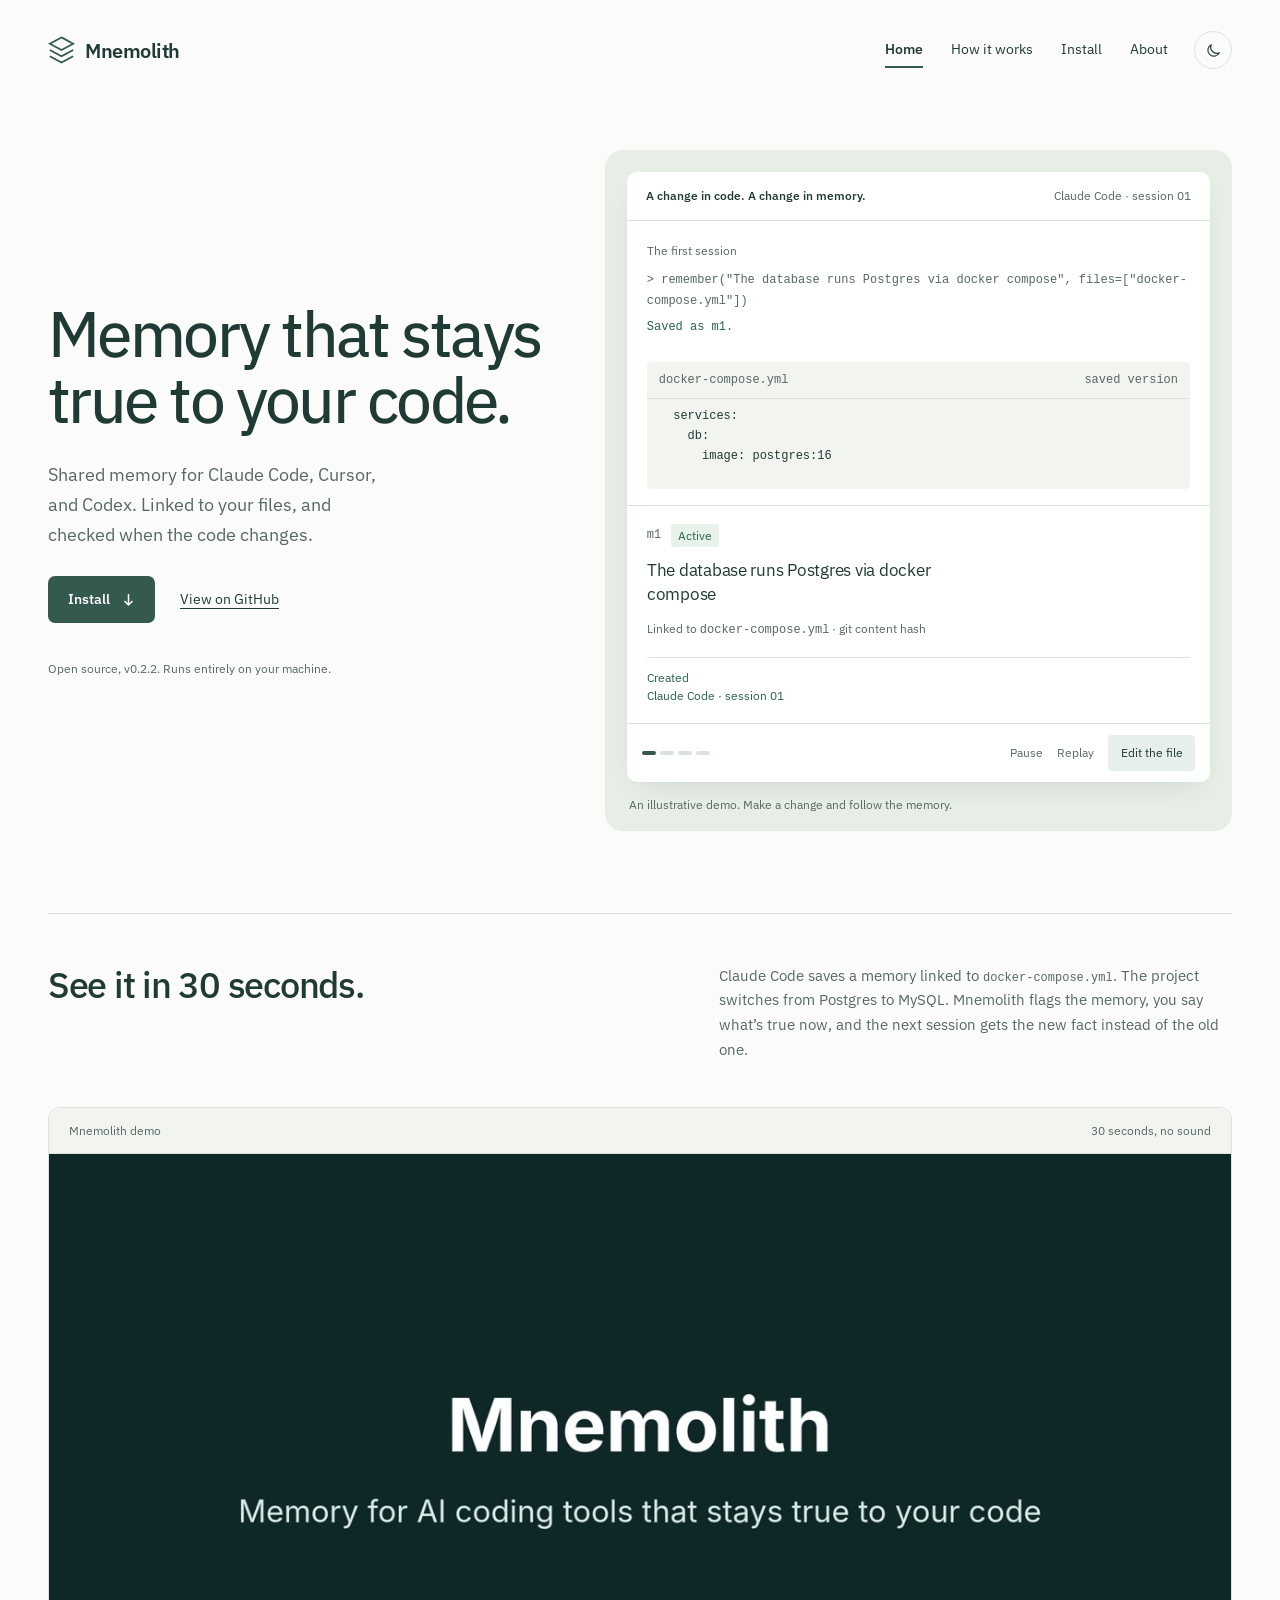
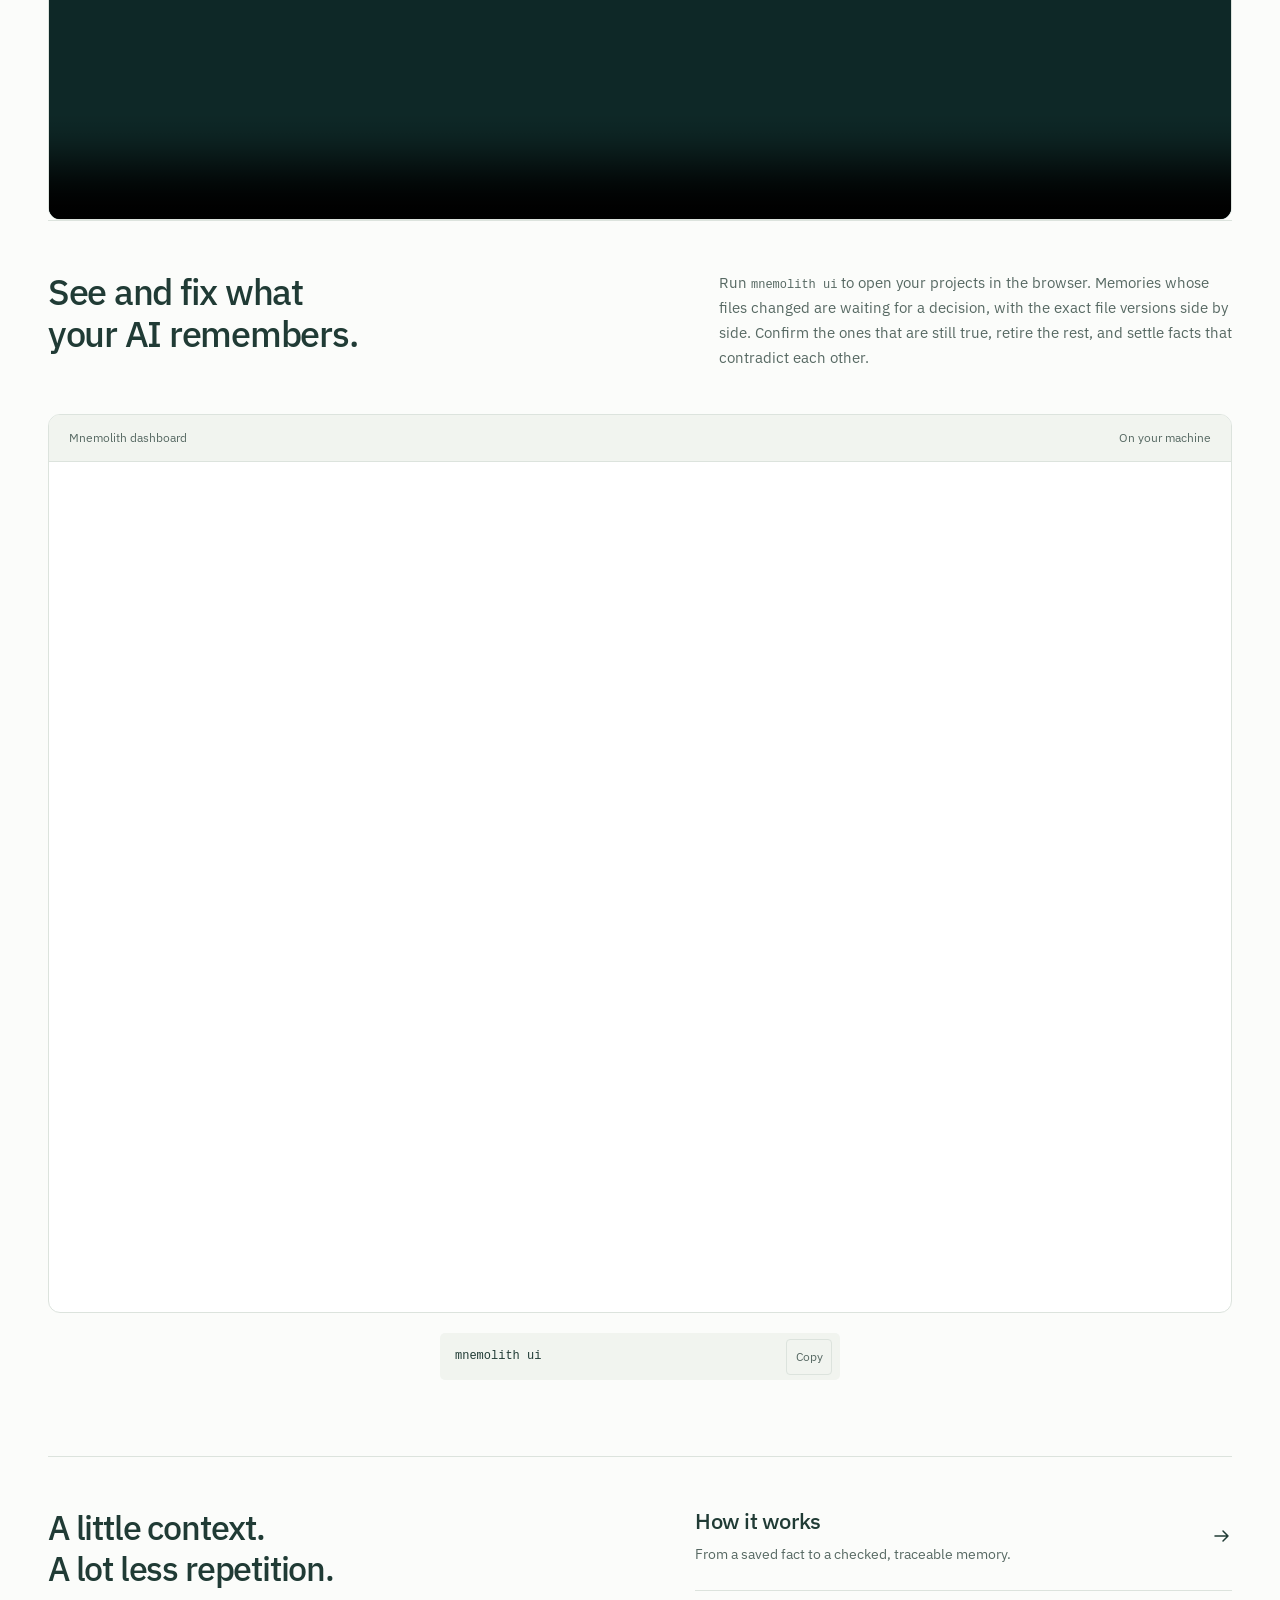
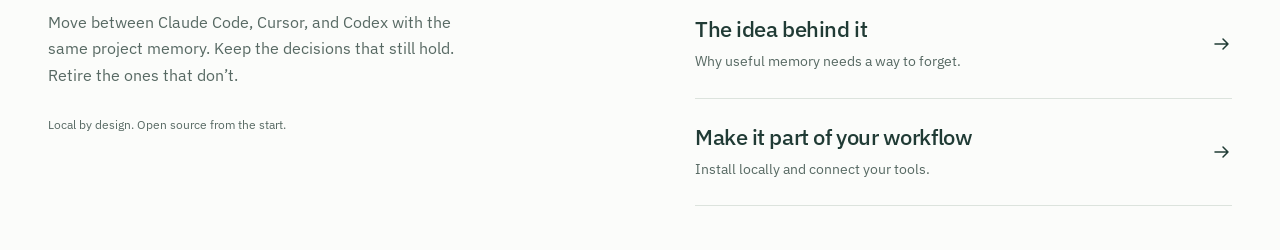
<file: docs/index.html>
<!doctype html>

<html lang="en">
  <head>
    <meta charset="utf-8" />
    <link
      href="data:image/svg+xml,%3Csvg xmlns=%27http://www.w3.org/2000/svg%27 viewBox=%270 0 32 32%27%3E%3Cpath d=%27M16 2 29 9 16 16 3 9 16 2Zm-13 14 13 7 13-7M3 23l13 7 13-7%27 fill=%27none%27 stroke=%27%2334594f%27 stroke-width=%272.3%27/%3E%3C/svg%3E"
      rel="icon"
    />
    <meta content="width=device-width,initial-scale=1" name="viewport" />
    <meta content="light dark" name="color-scheme" />
    <meta
      content="Shared memory for Claude Code, Cursor, and Codex. Local, open source, and checked against your code."
      name="description"
    />
    <title>Mnemolith — Memory that stays true to your code</title>
    <script>
      try {
        const t = localStorage.getItem("mnemolith-theme");
        if (t === "light" || t === "dark")
          document.documentElement.dataset.theme = t;
      } catch (e) {}
    </script>
    <link href="assets/site.css?v=9" rel="stylesheet" />
    <link
      as="font"
      crossorigin=""
      href="assets/plex-sans.woff2"
      rel="preload"
      type="font/woff2"
    />
    <meta
      property="og:title"
      content="Mnemolith — Memory that stays true to your code"
    />
    <meta
      property="og:description"
      content="Shared memory for Claude Code, Cursor, and Codex. Local, open source, and checked against your code."
    />
    <meta property="og:type" content="website" />
    <meta
      property="og:url"
      content="https://mnemolith.dev/"
    />
    <meta
      property="og:image"
      content="https://mnemolith.dev/assets/og-image.png"
    />
    <meta property="og:image:width" content="1200" />
    <meta property="og:image:height" content="630" />
    <meta
      property="og:image:alt"
      content="Mnemolith. Memory that stays true to your code. A dashboard card shows a stale memory and the file versions behind it."
    />
    <meta name="twitter:card" content="summary_large_image" />
    <meta
      name="twitter:title"
      content="Mnemolith — Memory that stays true to your code"
    />
    <meta
      name="twitter:description"
      content="Shared memory for Claude Code, Cursor, and Codex. Local, open source, and checked against your code."
    />
    <meta
      name="twitter:image"
      content="https://mnemolith.dev/assets/og-image.png"
    />
    <meta
      name="twitter:image:alt"
      content="Mnemolith. Memory that stays true to your code. A stale-memory review card."
    />
    <!-- Privacy-friendly visit counts (no cookies): https://aethercache.goatcounter.com -->
    <script async data-goatcounter="https://aethercache.goatcounter.com/count" src="https://gc.zgo.at/count.js"></script>
  </head>
  <body class="page-index">
    <a class="skip" href="#main">Skip to content</a>
    <div class="wrap">
      <header class="masthead">
        <a aria-label="Mnemolith home" class="brand" href="index.html"
          ><svg
            aria-hidden="true"
            class="brand-mark"
            fill="none"
            viewBox="0 0 30 32"
          >
            <path
              d="M15 2 28 9 15 16 2 9 15 2Z"
              stroke="currentColor"
              stroke-width="2"
            ></path>
            <path
              d="m2 16 13 7 13-7M2 23l13 7 13-7"
              stroke="currentColor"
              stroke-width="2"
            ></path></svg
          >Mnemolith</a
        >
        <nav aria-label="Main navigation">
          <a aria-current="page" href="index.html">Home</a
          ><a href="how-it-works.html">How it works</a
          ><a href="install.html">Install</a><a href="about.html">About</a>
        </nav>
        <button
          aria-label="Switch color theme"
          class="theme"
          id="theme-toggle"
          type="button"
        >
          <svg
            aria-hidden="true"
            fill="none"
            height="17"
            viewBox="0 0 20 20"
            width="17"
          >
            <path
              d="M16.7 12.6A7 7 0 0 1 7.4 3.3 7 7 0 1 0 16.7 12.6Z"
              stroke="currentColor"
              stroke-linejoin="round"
              stroke-width="1.4"
            ></path>
          </svg>
        </button>
      </header>
    </div>
    <main id="main" tabindex="-1">
      <section aria-labelledby="hero-title" class="hero wrap">
        <div class="hero-copy">
          <h1 id="hero-title">Memory that stays true to your code.</h1>
          <div class="hero-aside">
            <p>
              Shared memory for Claude Code, Cursor, and Codex. Linked to your
              files, and checked when the code changes.
            </p>
            <div class="hero-actions">
              <a class="button" href="install.html"
                >Install
                <svg
                  aria-hidden="true"
                  fill="none"
                  height="14"
                  viewBox="0 0 13 14"
                  width="13"
                >
                  <path
                    d="M6.5 1v11m-4-4 4 4 4-4"
                    stroke="currentColor"
                    stroke-width="1.5"
                  ></path></svg></a
              ><a
                class="text-link"
                href="https://github.com/anishchugh05/mnemolith"
                >View on GitHub</a
              >
            </div>
          </div>
          <div class="hero-foot">
            <span>Open source, v0.2.2. Runs entirely on your machine.</span>
          </div>
        </div>
        <div class="hero-demo">
          <div
            aria-label="Interactive demonstration of a memory becoming outdated"
            class="workbench"
          >
            <div class="bench-bar">
              <span class="bench-title"
                >A change in code. A change in memory.</span
              ><span id="session-label">Claude Code · session 01</span>
            </div>
            <div class="bench-body">
              <div class="terminal">
                <div class="pane-label">
                  <span id="terminal-label">The first session</span>
                </div>
                <pre
                  id="demo-command"
                ><span class="prompt">&gt; </span>remember("The database runs Postgres via docker compose", files=["docker-compose.yml"])</pre>
                <div class="code-output" id="demo-output">Saved as m1.</div>
                <div class="file-diff">
                  <div class="file-title">
                    <span>docker-compose.yml</span
                    ><span id="file-state">saved version</span>
                  </div>
                  <div class="diff-code" id="diff-code">
                    <span class="diff-line"> services:</span
                    ><span class="diff-line"> db:</span
                    ><span class="diff-line"> image: postgres:16</span>
                  </div>
                </div>
              </div>
              <div class="inspector">
                <div class="memory-record">
                  <div class="memory-heading">
                    <code id="memory-id">m1</code
                    ><span class="badge" id="memory-status">Active</span>
                  </div>
                  <p class="memory-copy" id="memory-copy">
                    The database runs Postgres via docker compose
                  </p>
                  <div class="memory-meta" id="memory-meta">
                    Linked to <code>docker-compose.yml</code> · git content hash
                  </div>
                </div>
                <ol class="history" id="history">
                  <li class="current">
                    Created<span>Claude Code · session 01</span>
                  </li>
                </ol>
              </div>
            </div>
            <div class="bench-bottom">
              <div
                aria-hidden="true"
                class="step-indicator"
                id="step-indicator"
              >
                <i class="filled"></i><i></i><i></i><i></i
                ><span>1 of 4 · Remember</span>
              </div>
              <div class="controls">
                <button class="plain-button" id="pause" type="button">
                  Pause</button
                ><button class="plain-button" id="replay" type="button">
                  Replay</button
                ><button class="small-button" id="next" type="button">
                  Edit the file
                </button>
              </div>
            </div>
          </div>
          <p class="demo-caption">
            An illustrative demo. Make a change and follow the memory.
          </p>
        </div>
        <div
          aria-atomic="true"
          aria-live="polite"
          class="sr-only"
          id="demo-announcement"
          role="status"
        ></div>
      </section>
      <section class="dashboard-section demo-section wrap" aria-labelledby="demo-title">
        <div class="section-lead">
          <h2 id="demo-title">See it in 30 seconds.</h2>
          <p>
            Claude Code saves a memory linked to <code>docker-compose.yml</code>.
            The project switches from Postgres to MySQL. Mnemolith flags the
            memory, you say what&rsquo;s true now, and the next session gets the
            new fact instead of the old one.
          </p>
        </div>
        <figure class="dashboard-window">
          <figcaption class="dashboard-window-bar">
            <span>Mnemolith demo</span><span>30 seconds, no sound</span>
          </figcaption>
          <video
            class="demo-video"
            src="assets/mnemolith-demo.mp4"
            poster="assets/mnemolith-demo-poster.jpg"
            width="1920"
            height="1080"
            autoplay
            muted
            loop
            playsinline
            controls
            preload="metadata"
            aria-label="Demo: Claude Code saves a memory that the database is Postgres. After docker-compose.yml switches to MySQL, Mnemolith flags the memory, the user records that the database is now MySQL, and a new Claude session answers MySQL."
          ></video>
        </figure>
      </section>
      <section class="dashboard-section wrap" aria-labelledby="dashboard-title">
        <div class="section-lead">
          <h2 id="dashboard-title">See and fix what your AI remembers.</h2>
          <p>
            Run <code>mnemolith ui</code> to open your projects in the
            browser. Memories whose files changed are waiting for a decision,
            with the exact file versions side by side. Confirm the ones that are
            still true, retire the rest, and settle facts that contradict each
            other.
          </p>
        </div>
        <figure class="dashboard-window">
          <figcaption class="dashboard-window-bar">
            <span>Mnemolith dashboard</span><span>On your machine</span>
          </figcaption>
          <picture data-theme-picture>
            <source
              data-dark-source
              data-mobile-source
              media="(max-width: 600px) and (prefers-color-scheme: dark)"
              srcset="assets/stale-card-dark.png 2x"
              width="860"
              height="618"
            />
            <source
              media="(max-width: 600px)"
              srcset="assets/stale-card-light.png 2x"
              width="860"
              height="618"
            />
            <source
              data-dark-source
              media="(prefers-color-scheme: dark)"
              srcset="assets/dashboard-dark.png 2x"
            />
            <img
              id="dashboard-image"
              src="assets/dashboard-light.png"
              srcset="assets/dashboard-light.png 2x"
              width="1440"
              height="900"
              loading="lazy"
              decoding="async"
              alt="Mnemolith dashboard showing two memories flagged as stale because docker-compose.yml and ci.yml changed, with saved and current file versions, plus one possible contradiction to resolve."
            />
          </picture>
        </figure>
        <div class="code-block dashboard-command">
          <pre>mnemolith ui</pre>
          <button
            type="button"
            class="copy-button"
            data-copy="mnemolith ui"
            aria-label="Copy dashboard command"
          >
            Copy
          </button>
        </div>
      </section>
      <section aria-labelledby="explore-title" class="home-directory wrap">
        <div class="directory-intro">
          <h2 id="explore-title">
            A little context.<br />A lot less repetition.
          </h2>
          <p>
            Move between Claude Code, Cursor, and Codex with the same project
            memory. Keep the decisions that still hold. Retire the ones that
            don’t.
          </p>
          <span class="directory-note"
            >Local by design. Open source from the start.</span
          >
        </div>
        <div class="directory-links">
          <a href="how-it-works.html"
            ><div>
              <h3>How it works</h3>
              <p>From a saved fact to a checked, traceable memory.</p>
            </div>
            <svg
              aria-hidden="true"
              class="link-arrow"
              fill="none"
              height="20"
              viewBox="0 0 20 20"
              width="20"
            >
              <path
                d="M3 10h13m-5-5 5 5-5 5"
                stroke="currentColor"
                stroke-linecap="round"
                stroke-linejoin="round"
                stroke-width="1.5"
              ></path></svg
          ></a>
          <a href="about.html"
            ><div>
              <h3>The idea behind it</h3>
              <p>Why useful memory needs a way to forget.</p>
            </div>
            <svg
              aria-hidden="true"
              class="link-arrow"
              fill="none"
              height="20"
              viewBox="0 0 20 20"
              width="20"
            >
              <path
                d="M3 10h13m-5-5 5 5-5 5"
                stroke="currentColor"
                stroke-linecap="round"
                stroke-linejoin="round"
                stroke-width="1.5"
              ></path></svg
          ></a>
          <a href="install.html"
            ><div>
              <h3>Make it part of your workflow</h3>
              <p>Install locally and connect your tools.</p>
            </div>
            <svg
              aria-hidden="true"
              class="link-arrow"
              fill="none"
              height="20"
              viewBox="0 0 20 20"
              width="20"
            >
              <path
                d="M3 10h13m-5-5 5 5-5 5"
                stroke="currentColor"
                stroke-linecap="round"
                stroke-linejoin="round"
                stroke-width="1.5"
              ></path></svg
          ></a>
        </div>
      </section>
    </main>
    <div class="wrap">
      <footer class="footer">
        <span>© 2026 Anish Chugh</span>
        <div class="footer-links">
          <a href="install.html#faq">FAQ</a
          ><a href="https://github.com/anishchugh05/mnemolith/blob/main/LICENSE"
            >License</a
          ><a href="install.html#contact">Contact</a
          ><a
            href="https://github.com/anishchugh05/mnemolith"
            >GitHub</a
          ><a href="https://pypi.org/project/mnemolith/">PyPI</a
          ><a href="https://glama.ai/mcp/servers/anishchugh05/mnemolith">Glama</a
          ><span>Mnemolith v0.2.2</span>
        </div>
      </footer>
    </div>
    <div
      aria-live="polite"
      class="sr-only"
      id="copy-status"
      role="status"
    ></div>
    <script defer="" src="assets/site.js?v=9"></script>
  </body>
</html>
</file>
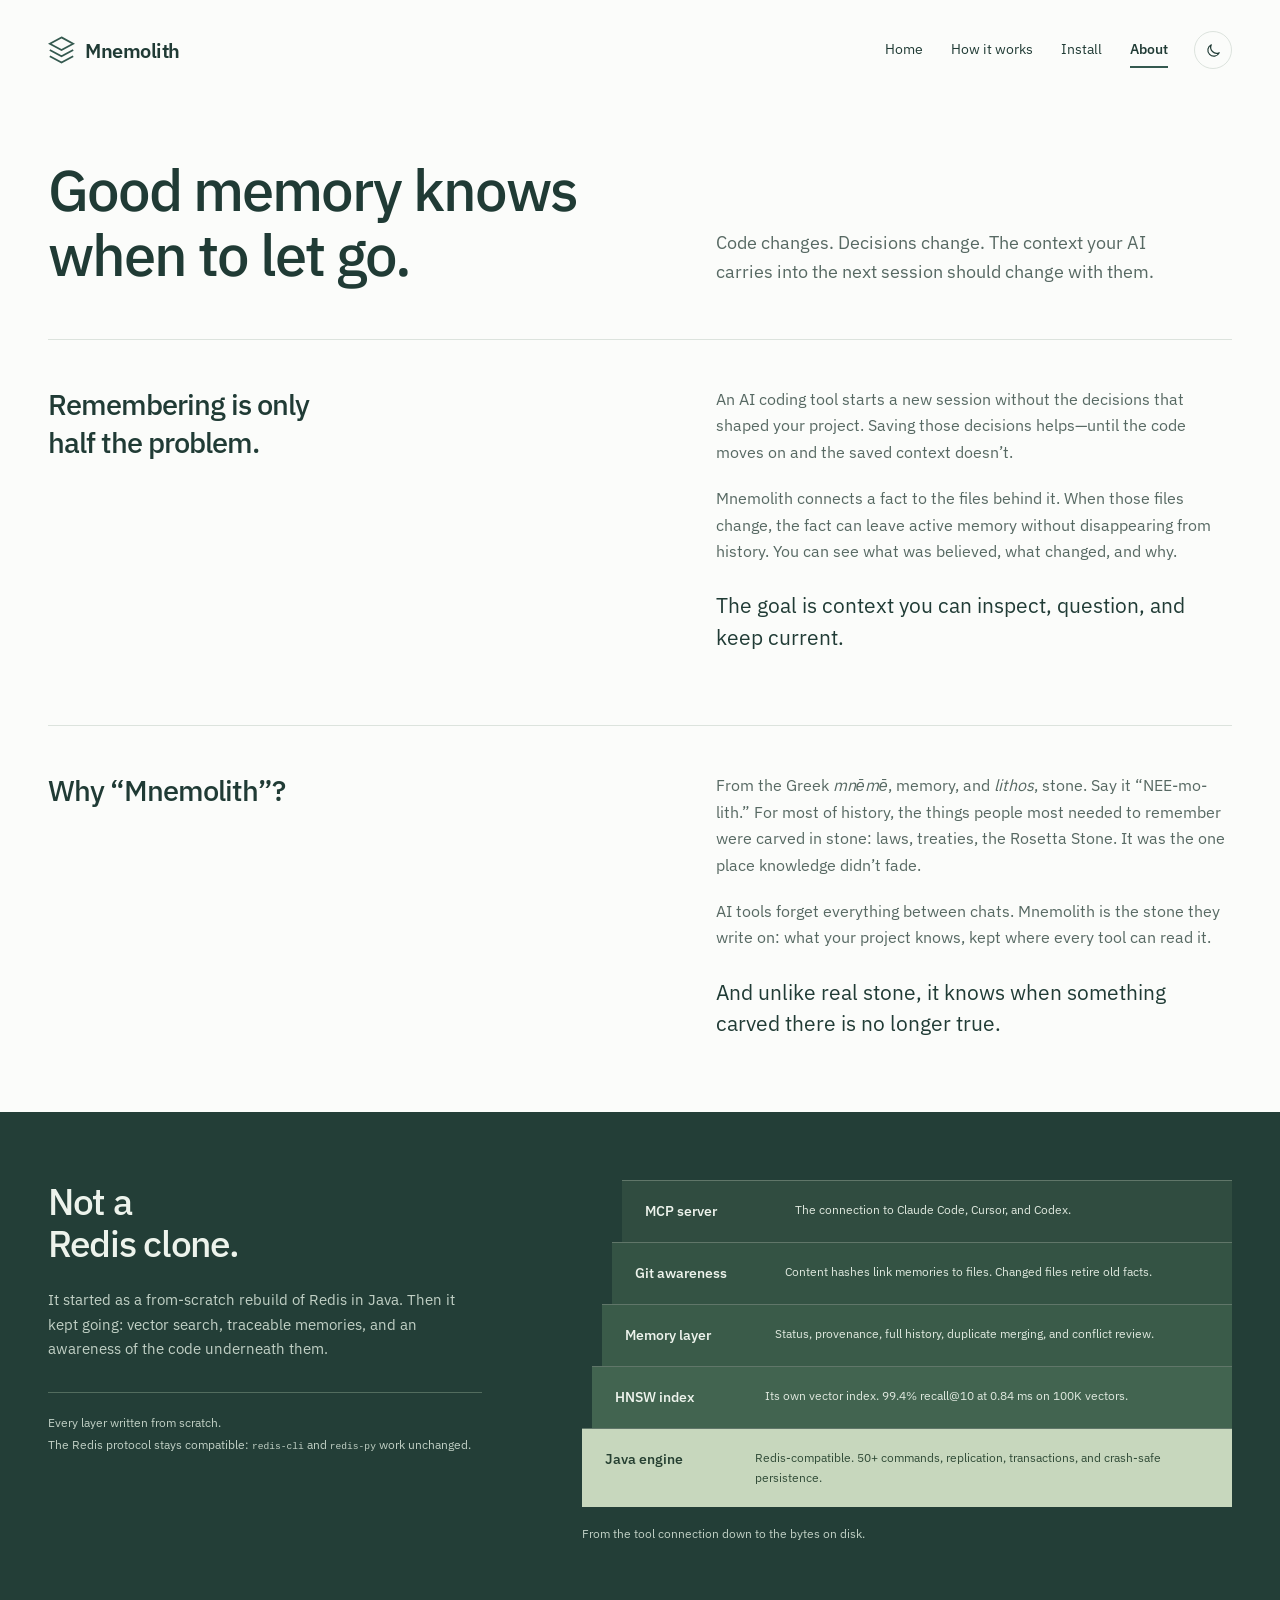
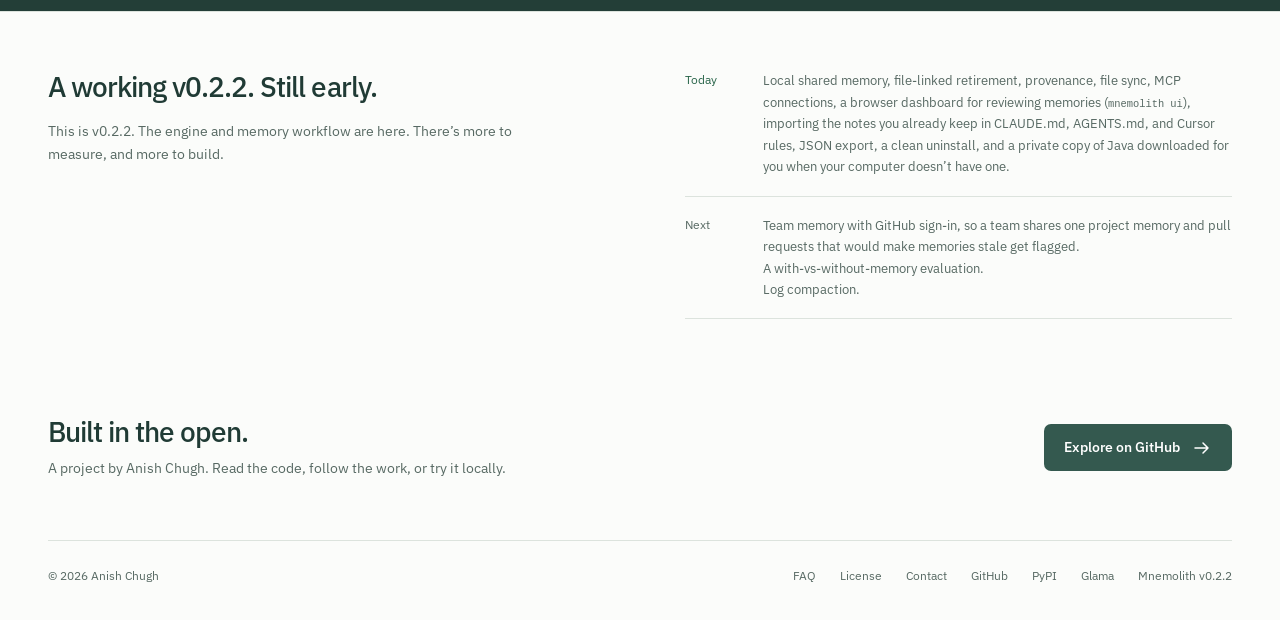
<file: docs/about.html>
<!doctype html>

<html lang="en">
  <head>
    <meta charset="utf-8" />
    <link
      href="data:image/svg+xml,%3Csvg xmlns=%27http://www.w3.org/2000/svg%27 viewBox=%270 0 32 32%27%3E%3Cpath d=%27M16 2 29 9 16 16 3 9 16 2Zm-13 14 13 7 13-7M3 23l13 7 13-7%27 fill=%27none%27 stroke=%27%2334594f%27 stroke-width=%272.3%27/%3E%3C/svg%3E"
      rel="icon"
    />
    <meta content="width=device-width,initial-scale=1" name="viewport" />
    <meta content="light dark" name="color-scheme" />
    <meta
      content="The idea behind Mnemolith: project memory that can explain when a fact is still useful, when it changed, and why it was replaced."
      name="description"
    />
    <title>The idea — Mnemolith</title>
    <script>
      try {
        const t = localStorage.getItem("mnemolith-theme");
        if (t === "light" || t === "dark")
          document.documentElement.dataset.theme = t;
      } catch (e) {}
    </script>
    <link href="assets/site.css?v=9" rel="stylesheet" />
    <link
      as="font"
      crossorigin=""
      href="assets/plex-sans.woff2"
      rel="preload"
      type="font/woff2"
    />
    <meta property="og:title" content="The idea — Mnemolith" />
    <meta
      property="og:description"
      content="The idea behind Mnemolith: project memory that can explain when a fact is still useful, when it changed, and why it was replaced."
    />
    <meta property="og:type" content="website" />
    <meta
      property="og:url"
      content="https://mnemolith.dev/about.html"
    />
    <meta
      property="og:image"
      content="https://mnemolith.dev/assets/og-image.png"
    />
    <meta property="og:image:width" content="1200" />
    <meta property="og:image:height" content="630" />
    <meta
      property="og:image:alt"
      content="Mnemolith. Memory that stays true to your code. A dashboard card shows a stale memory and the file versions behind it."
    />
    <meta name="twitter:card" content="summary_large_image" />
    <meta name="twitter:title" content="The idea — Mnemolith" />
    <meta
      name="twitter:description"
      content="The idea behind Mnemolith: project memory that can explain when a fact is still useful, when it changed, and why it was replaced."
    />
    <meta
      name="twitter:image"
      content="https://mnemolith.dev/assets/og-image.png"
    />
    <meta
      name="twitter:image:alt"
      content="Mnemolith. Memory that stays true to your code. A stale-memory review card."
    />
    <!-- Privacy-friendly visit counts (no cookies): https://aethercache.goatcounter.com -->
    <script async data-goatcounter="https://aethercache.goatcounter.com/count" src="https://gc.zgo.at/count.js"></script>
  </head>
  <body class="page-about">
    <a class="skip" href="#main">Skip to content</a>
    <div class="wrap">
      <header class="masthead">
        <a aria-label="Mnemolith home" class="brand" href="index.html"
          ><svg
            aria-hidden="true"
            class="brand-mark"
            fill="none"
            viewBox="0 0 30 32"
          >
            <path
              d="M15 2 28 9 15 16 2 9 15 2Z"
              stroke="currentColor"
              stroke-width="2"
            ></path>
            <path
              d="m2 16 13 7 13-7M2 23l13 7 13-7"
              stroke="currentColor"
              stroke-width="2"
            ></path></svg
          >Mnemolith</a
        >
        <nav aria-label="Main navigation">
          <a href="index.html">Home</a
          ><a href="how-it-works.html">How it works</a
          ><a href="install.html">Install</a
          ><a aria-current="page" href="about.html">About</a>
        </nav>
        <button
          aria-label="Switch color theme"
          class="theme"
          id="theme-toggle"
          type="button"
        >
          <svg
            aria-hidden="true"
            fill="none"
            height="17"
            viewBox="0 0 20 20"
            width="17"
          >
            <path
              d="M16.7 12.6A7 7 0 0 1 7.4 3.3 7 7 0 1 0 16.7 12.6Z"
              stroke="currentColor"
              stroke-linejoin="round"
              stroke-width="1.4"
            ></path>
          </svg>
        </button>
      </header>
    </div>
    <main id="main" tabindex="-1">
      <header class="page-intro wrap">
        <h1>Good memory knows when to let go.</h1>
        <div>
          <p>
            Code changes. Decisions change. The context your AI carries into the
            next session should change with them.
          </p>
        </div>
      </header>
      <section aria-labelledby="idea-title" class="about-story wrap">
        <h2 id="idea-title">Remembering is only<br />half the problem.</h2>
        <div>
          <p>
            An AI coding tool starts a new session without the decisions that
            shaped your project. Saving those decisions helps—until the code
            moves on and the saved context doesn’t.
          </p>
          <p>
            Mnemolith connects a fact to the files behind it. When those
            files change, the fact can leave active memory without disappearing
            from history. You can see what was believed, what changed, and why.
          </p>
          <p class="story-principle">
            The goal is context you can inspect, question, and keep current.
          </p>
        </div>
      </section>
      <section aria-labelledby="name-title" class="about-story wrap" id="name">
        <h2 id="name-title">Why “Mnemolith”?</h2>
        <div>
          <p>
            From the Greek <em>mnēmē</em>, memory, and <em>lithos</em>, stone.
            Say it “NEE-mo-lith.” For most of history, the things people most
            needed to remember were carved in stone: laws, treaties, the Rosetta
            Stone. It was the one place knowledge didn’t fade.
          </p>
          <p>
            AI tools forget everything between chats. Mnemolith is the stone
            they write on: what your project knows, kept where every tool can
            read it.
          </p>
          <p class="story-principle">
            And unlike real stone, it knows when something carved there is no
            longer true.
          </p>
        </div>
      </section>
      <section aria-labelledby="stack-title" class="section stack-section">
        <div class="wrap stack-grid">
          <div class="stack-copy">
            <h2 id="stack-title">Not a Redis clone.</h2>
            <p>
              It started as a from-scratch rebuild of Redis in Java. Then it
              kept going: vector search, traceable memories, and an awareness of
              the code underneath them.
            </p>
            <p class="aside-note">
              Every layer written from scratch.<br />The Redis protocol stays
              compatible: <code>redis-cli</code> and <code>redis-py</code> work
              unchanged.
            </p>
          </div>
          <div>
            <ol
              aria-label="System layers, from AI tools to storage"
              class="layers"
            >
              <li class="layer">
                <strong>MCP server</strong>
                <p>The connection to Claude Code, Cursor, and Codex.</p>
              </li>
              <li class="layer">
                <strong>Git awareness</strong>
                <p>
                  Content hashes link memories to files. Changed files retire
                  old facts.
                </p>
              </li>
              <li class="layer">
                <strong>Memory layer</strong>
                <p>
                  Status, provenance, full history, duplicate merging, and
                  conflict review.
                </p>
              </li>
              <li class="layer">
                <strong>HNSW index</strong>
                <p>
                  Its own vector index. 99.4% recall@10 at 0.84 ms on 100K
                  vectors.
                </p>
              </li>
              <li class="layer">
                <strong>Java engine</strong>
                <p>
                  Redis-compatible. 50+ commands, replication, transactions, and
                  crash-safe persistence.
                </p>
              </li>
            </ol>
            <p class="stack-base">
              From the tool connection down to the bytes on disk.
            </p>
          </div>
        </div>
      </section>
      <section aria-labelledby="status-title" class="section status-section">
        <div class="wrap status-grid">
          <div>
            <h2 id="status-title">A working v0.2.2. Still early.</h2>
            <p>
              This is v0.2.2. The engine and memory workflow are here. There’s
              more to measure, and more to build.
            </p>
          </div>
          <div class="status-list">
            <div class="status-row">
              <span class="now">Today</span>
              <p>
                Local shared memory, file-linked retirement, provenance, file
                sync, MCP connections, a browser dashboard for reviewing
                memories (<code>mnemolith ui</code>), importing the notes
                you already keep in CLAUDE.md, AGENTS.md, and Cursor rules,
                JSON export, a clean uninstall, and a private copy of Java downloaded
                for you when your computer doesn’t have one.
              </p>
            </div>
            <div class="status-row">
              <span>Next</span>
              <p>
                Team memory with GitHub sign-in, so a team shares one project
                memory and pull requests that would make memories stale get
                flagged.<br />A with-vs-without-memory evaluation.<br />Log
                compaction.
              </p>
            </div>
          </div>
        </div>
      </section>
      <div class="wrap">
        <div class="closing">
          <div>
            <h2>Built in the open.</h2>
            <p>
              A project by Anish Chugh. Read the code, follow the work, or try
              it locally.
            </p>
          </div>
          <a
            class="button"
            href="https://github.com/anishchugh05/mnemolith"
            >Explore on GitHub<svg
              aria-hidden="true"
              class="link-arrow"
              fill="none"
              height="20"
              viewBox="0 0 20 20"
              width="20"
            >
              <path
                d="M3 10h13m-5-5 5 5-5 5"
                stroke="currentColor"
                stroke-linecap="round"
                stroke-linejoin="round"
                stroke-width="1.5"
              ></path></svg
          ></a>
        </div>
      </div>
    </main>
    <div class="wrap">
      <footer class="footer">
        <span>© 2026 Anish Chugh</span>
        <div class="footer-links">
          <a href="install.html#faq">FAQ</a
          ><a href="https://github.com/anishchugh05/mnemolith/blob/main/LICENSE"
            >License</a
          ><a href="install.html#contact">Contact</a
          ><a
            href="https://github.com/anishchugh05/mnemolith"
            >GitHub</a
          ><a href="https://pypi.org/project/mnemolith/">PyPI</a
          ><a href="https://glama.ai/mcp/servers/anishchugh05/mnemolith">Glama</a
          ><span>Mnemolith v0.2.2</span>
        </div>
      </footer>
    </div>
    <div
      aria-live="polite"
      class="sr-only"
      id="copy-status"
      role="status"
    ></div>
    <script defer="" src="assets/site.js?v=9"></script>
  </body>
</html>
</file>
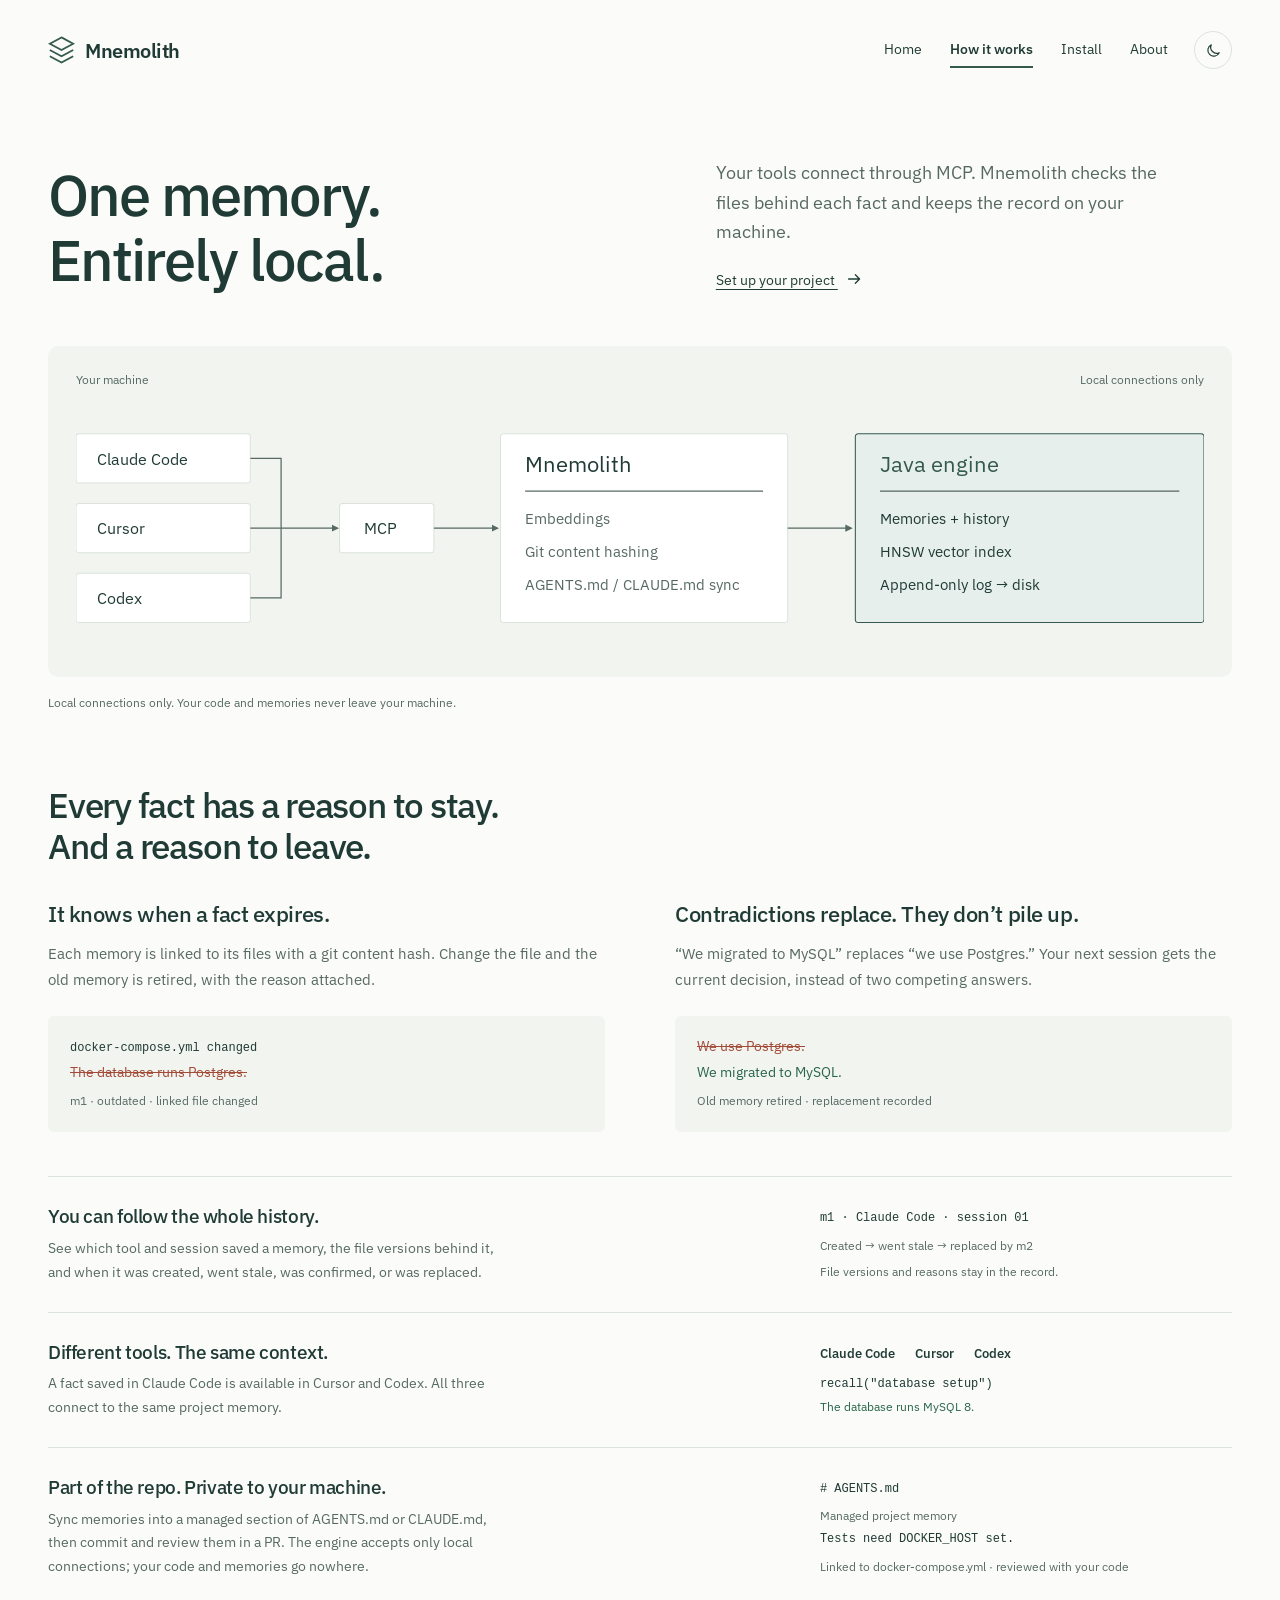
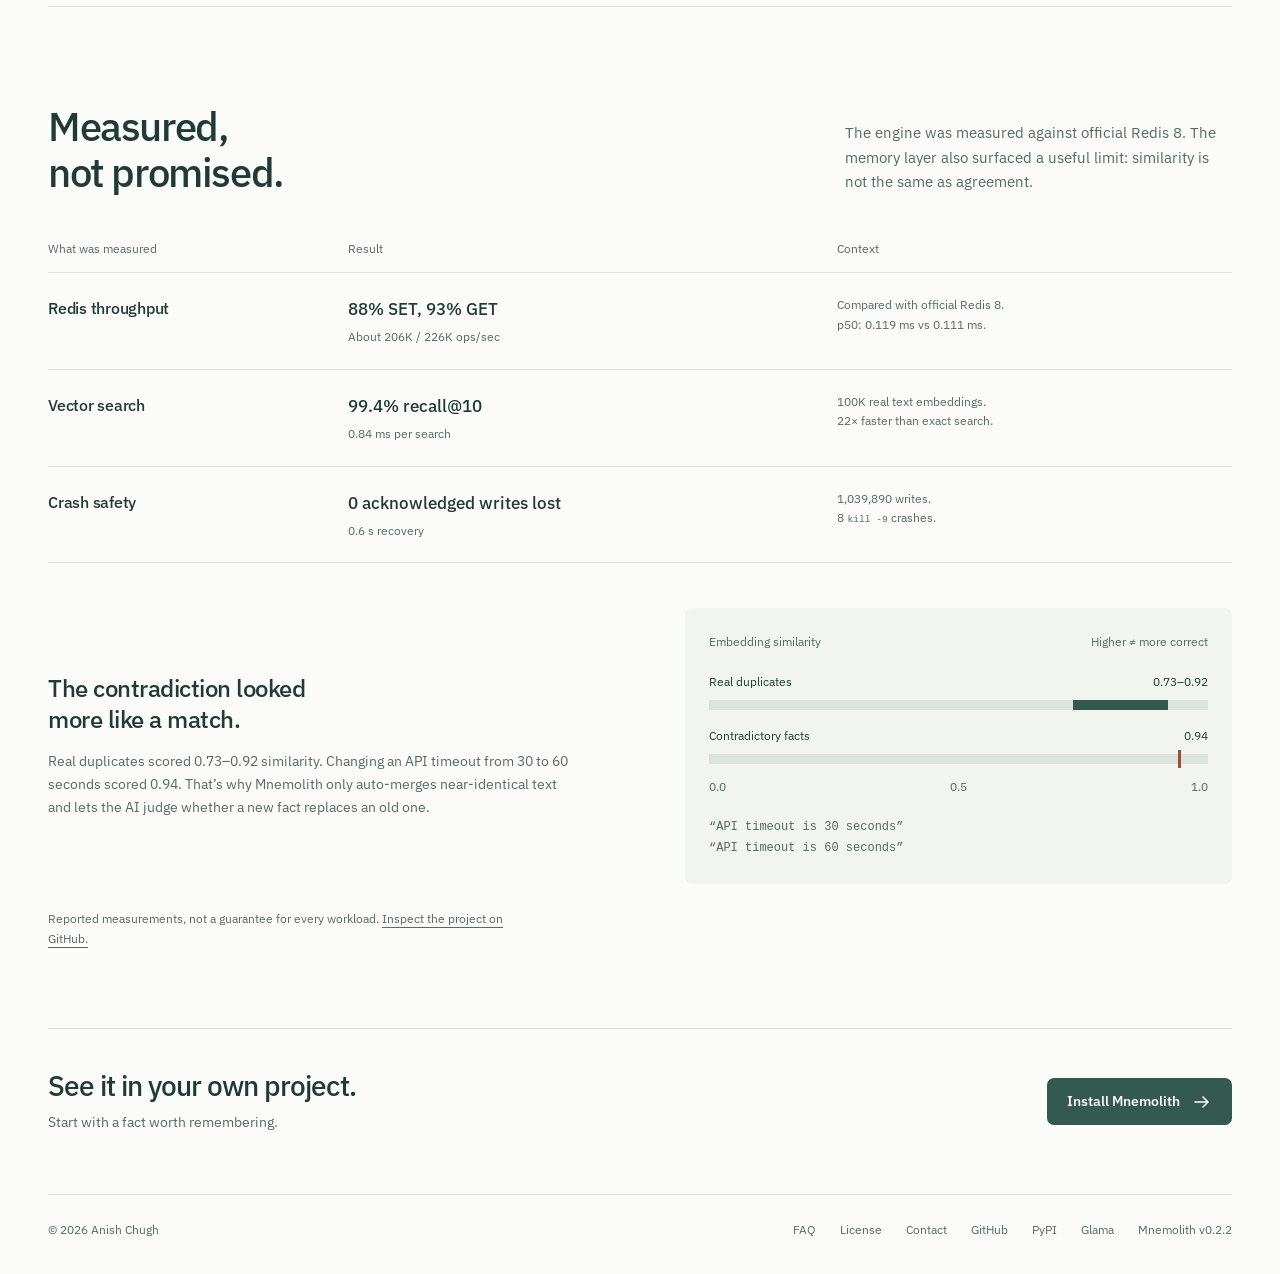
<file: docs/how-it-works.html>
<!doctype html>

<html lang="en">
  <head>
    <meta charset="utf-8" />
    <link
      href="data:image/svg+xml,%3Csvg xmlns=%27http://www.w3.org/2000/svg%27 viewBox=%270 0 32 32%27%3E%3Cpath d=%27M16 2 29 9 16 16 3 9 16 2Zm-13 14 13 7 13-7M3 23l13 7 13-7%27 fill=%27none%27 stroke=%27%2334594f%27 stroke-width=%272.3%27/%3E%3C/svg%3E"
      rel="icon"
    />
    <meta content="width=device-width,initial-scale=1" name="viewport" />
    <meta content="light dark" name="color-scheme" />
    <meta
      content="See how Mnemolith links memories to files, retires stale facts, preserves history, and runs entirely on your machine."
      name="description"
    />
    <title>How it works — Mnemolith</title>
    <script>
      try {
        const t = localStorage.getItem("mnemolith-theme");
        if (t === "light" || t === "dark")
          document.documentElement.dataset.theme = t;
      } catch (e) {}
    </script>
    <link href="assets/site.css?v=9" rel="stylesheet" />
    <link
      as="font"
      crossorigin=""
      href="assets/plex-sans.woff2"
      rel="preload"
      type="font/woff2"
    />
    <meta property="og:title" content="How it works — Mnemolith" />
    <meta
      property="og:description"
      content="See how Mnemolith links memories to files, retires stale facts, preserves history, and runs entirely on your machine."
    />
    <meta property="og:type" content="website" />
    <meta
      property="og:url"
      content="https://mnemolith.dev/how-it-works.html"
    />
    <meta
      property="og:image"
      content="https://mnemolith.dev/assets/og-image.png"
    />
    <meta property="og:image:width" content="1200" />
    <meta property="og:image:height" content="630" />
    <meta
      property="og:image:alt"
      content="Mnemolith. Memory that stays true to your code. A dashboard card shows a stale memory and the file versions behind it."
    />
    <meta name="twitter:card" content="summary_large_image" />
    <meta name="twitter:title" content="How it works — Mnemolith" />
    <meta
      name="twitter:description"
      content="See how Mnemolith links memories to files, retires stale facts, preserves history, and runs entirely on your machine."
    />
    <meta
      name="twitter:image"
      content="https://mnemolith.dev/assets/og-image.png"
    />
    <meta
      name="twitter:image:alt"
      content="Mnemolith. Memory that stays true to your code. A stale-memory review card."
    />
    <!-- Privacy-friendly visit counts (no cookies): https://aethercache.goatcounter.com -->
    <script async data-goatcounter="https://aethercache.goatcounter.com/count" src="https://gc.zgo.at/count.js"></script>
  </head>
  <body class="page-how-it-works">
    <a class="skip" href="#main">Skip to content</a>
    <div class="wrap">
      <header class="masthead">
        <a aria-label="Mnemolith home" class="brand" href="index.html"
          ><svg
            aria-hidden="true"
            class="brand-mark"
            fill="none"
            viewBox="0 0 30 32"
          >
            <path
              d="M15 2 28 9 15 16 2 9 15 2Z"
              stroke="currentColor"
              stroke-width="2"
            ></path>
            <path
              d="m2 16 13 7 13-7M2 23l13 7 13-7"
              stroke="currentColor"
              stroke-width="2"
            ></path></svg
          >Mnemolith</a
        >
        <nav aria-label="Main navigation">
          <a href="index.html">Home</a
          ><a aria-current="page" href="how-it-works.html">How it works</a
          ><a href="install.html">Install</a><a href="about.html">About</a>
        </nav>
        <button
          aria-label="Switch color theme"
          class="theme"
          id="theme-toggle"
          type="button"
        >
          <svg
            aria-hidden="true"
            fill="none"
            height="17"
            viewBox="0 0 20 20"
            width="17"
          >
            <path
              d="M16.7 12.6A7 7 0 0 1 7.4 3.3 7 7 0 1 0 16.7 12.6Z"
              stroke="currentColor"
              stroke-linejoin="round"
              stroke-width="1.4"
            ></path>
          </svg>
        </button>
      </header>
    </div>
    <main id="main" tabindex="-1">
      <header class="page-intro wrap">
        <h1>One memory.<br />Entirely local.</h1>
        <div>
          <p>
            Your tools connect through MCP. Mnemolith checks the files behind
            each fact and keeps the record on your machine.
          </p>
          <a class="text-link" href="install.html"
            >Set up your project
            <svg
              aria-hidden="true"
              class="link-arrow"
              fill="none"
              height="20"
              viewBox="0 0 20 20"
              width="20"
            >
              <path
                d="M3 10h13m-5-5 5 5-5 5"
                stroke="currentColor"
                stroke-linecap="round"
                stroke-linejoin="round"
                stroke-width="1.5"
              ></path></svg
          ></a>
        </div>
      </header>
      <section
        aria-label="Local system architecture"
        class="section wrap architecture-section"
        id="how-it-works"
      >
        <div class="architecture">
          <div class="architecture-top">
            <span>Your machine</span><span>Local connections only</span>
          </div>
          <svg
            aria-labelledby="desktop-diagram-title"
            class="desktop-diagram"
            role="img"
            viewBox="0 0 1100 245"
          >
            <title id="desktop-diagram-title">
              Claude Code, Cursor, and Codex connect through MCP to
              Mnemolith, which manages embeddings, git hashing, and file sync. The
              Java engine stores memories, an HNSW index, and an append-only log
              on disk. Everything runs on your machine.
            </title>
            <defs>
              <marker
                id="arrow"
                markerheight="6"
                markerwidth="6"
                orient="auto-start-reverse"
                refx="8"
                refy="5"
                viewbox="0 0 10 10"
              >
                <path d="M0 0 10 5 0 10" fill="var(--muted)"></path>
              </marker>
            </defs>
            <rect
              class="box"
              height="48"
              rx="3"
              width="170"
              x="0"
              y="31"
            ></rect>
            <rect
              class="box"
              height="48"
              rx="3"
              width="170"
              x="0"
              y="99"
            ></rect>
            <rect
              class="box"
              height="48"
              rx="3"
              width="170"
              x="0"
              y="167"
            ></rect>
            <text font-size="16" x="20" y="61">Claude Code</text>
            <text font-size="16" x="20" y="129">Cursor</text>
            <text font-size="16" x="20" y="197">Codex</text>
            <path class="connector" d="M170 55h30v136h-30M170 123h30"></path>
            <path
              class="connector"
              d="M200 123h55"
              marker-end="url(#arrow)"
            ></path>
            <rect
              class="box"
              height="48"
              rx="3"
              width="92"
              x="257"
              y="99"
            ></rect>
            <text font-size="16" x="281" y="129">MCP</text>
            <path
              class="connector"
              d="M349 123h62"
              marker-end="url(#arrow)"
            ></path>
            <rect
              class="box"
              height="184"
              rx="3"
              width="280"
              x="414"
              y="31"
            ></rect>
            <text font-size="21" x="438" y="68">Mnemolith</text>
            <path class="connector" d="M438 87h232"></path>
            <text class="svg-muted" font-size="15" x="438" y="119">
              Embeddings
            </text>
            <text class="svg-muted" font-size="15" x="438" y="151">
              Git content hashing
            </text>
            <text class="svg-muted" font-size="15" x="438" y="183">
              AGENTS.md / CLAUDE.md sync
            </text>
            <path
              class="connector"
              d="M694 123h62"
              marker-end="url(#arrow)"
            ></path>
            <rect
              class="engine"
              height="184"
              rx="3"
              width="340"
              x="760"
              y="31"
            ></rect>
            <text class="svg-blue" font-size="21" x="784" y="68">
              Java engine
            </text>
            <path class="connector" d="M784 87h292"></path>
            <text font-size="15" x="784" y="119">Memories + history</text>
            <text font-size="15" x="784" y="151">HNSW vector index</text>
            <text font-size="15" x="784" y="183">Append-only log → disk</text>
          </svg>
          <svg
            aria-labelledby="mobile-diagram-title"
            class="mobile-diagram"
            role="img"
            viewBox="0 0 310 480"
          >
            <title id="mobile-diagram-title">
              All on your machine: Claude Code, Cursor, and Codex connect
              through MCP to Mnemolith with embeddings, git hashing, and file
              sync; then to the Java engine with memories, an HNSW index, and an
              append-only log on disk.
            </title>
            <rect class="box" height="50" rx="3" width="308" x="1" y="1"></rect>
            <text font-size="14" text-anchor="middle" x="155" y="31">
              Claude Code · Cursor · Codex
            </text>
            <path class="connector" d="M155 51v30"></path>
            <rect
              class="box"
              height="40"
              rx="3"
              width="86"
              x="112"
              y="81"
            ></rect>
            <text font-size="15" text-anchor="middle" x="155" y="107">MCP</text>
            <path class="connector" d="M155 121v30m-4-5 4 5 4-5"></path>
            <rect
              class="box"
              height="138"
              rx="3"
              width="308"
              x="1"
              y="151"
            ></rect>
            <text font-size="20" x="20" y="183">Mnemolith</text>
            <text class="svg-muted" font-size="14" x="20" y="212">
              Embeddings · Git content hashing
            </text>
            <text class="svg-muted" font-size="14" x="20" y="239">
              AGENTS.md / CLAUDE.md sync
            </text>
            <text class="svg-muted" font-size="12" x="20" y="266">
              Memory checked against your files
            </text>
            <path class="connector" d="M155 289v30m-4-5 4 5 4-5"></path>
            <rect
              class="engine"
              height="159"
              rx="3"
              width="308"
              x="1"
              y="320"
            ></rect>
            <text class="svg-blue" font-size="20" x="20" y="355">
              Java engine
            </text>
            <text font-size="14" x="20" y="389">Memories + history</text>
            <text font-size="14" x="20" y="420">HNSW vector index</text>
            <text font-size="14" x="20" y="451">Append-only log → disk</text>
          </svg>
        </div>
        <p class="architecture-note">
          Local connections only. Your code and memories never leave your
          machine.
        </p>
      </section>
      <section aria-labelledby="features-title" class="section features wrap">
        <div class="section-lead">
          <h2 id="features-title">
            Every fact has a reason to stay.<br />And a reason to leave.
          </h2>
        </div>
        <div class="feature-proofs">
          <article class="feature-row">
            <div>
              <h3>It knows when a fact expires.</h3>
              <p>
                Each memory is linked to its files with a git content hash.
                Change the file and the old memory is retired, with the reason
                attached.
              </p>
            </div>
            <div class="evidence">
              <code>docker-compose.yml changed</code>
              <div class="old">The database runs Postgres.</div>
              <div class="small">m1 · outdated · linked file changed</div>
            </div>
          </article>
          <article class="feature-row">
            <div>
              <h3>Contradictions replace. They don’t pile up.</h3>
              <p>
                “We migrated to MySQL” replaces “we use Postgres.” Your next
                session gets the current decision, instead of two competing
                answers.
              </p>
            </div>
            <div class="evidence">
              <div class="old">We use Postgres.</div>
              <div class="new">We migrated to MySQL.</div>
              <div class="small">Old memory retired · replacement recorded</div>
            </div>
          </article>
        </div>
        <div class="feature-support">
          <article class="feature-row">
            <div>
              <h3>You can follow the whole history.</h3>
              <p>
                See which tool and session saved a memory, the file versions
                behind it, and when it was created, went stale, was confirmed,
                or was replaced.
              </p>
            </div>
            <div class="evidence">
              <code>m1 · Claude Code · session 01</code>
              <div class="small">Created → went stale → replaced by m2</div>
              <div class="small">
                File versions and reasons stay in the record.
              </div>
            </div>
          </article>
          <article class="feature-row">
            <div>
              <h3>Different tools. The same context.</h3>
              <p>
                A fact saved in Claude Code is available in Cursor and Codex.
                All three connect to the same project memory.
              </p>
            </div>
            <div class="evidence">
              <div class="tool-names">
                <span>Claude Code</span><span>Cursor</span><span>Codex</span>
              </div>
              <code>recall("database setup")</code>
              <div class="new">The database runs MySQL 8.</div>
            </div>
          </article>
          <article class="feature-row">
            <div>
              <h3>Part of the repo. Private to your machine.</h3>
              <p>
                Sync memories into a managed section of AGENTS.md or CLAUDE.md,
                then commit and review them in a PR. The engine accepts only
                local connections; your code and memories go nowhere.
              </p>
            </div>
            <div class="evidence">
              <code># AGENTS.md</code>
              <div class="small">Managed project memory</div>
              <code>Tests need DOCKER_HOST set.</code>
              <div class="small">
                Linked to docker-compose.yml · reviewed with your code
              </div>
            </div>
          </article>
        </div>
      </section>
      <section aria-labelledby="measurements-title" class="section wrap">
        <div class="section-lead">
          <h2 id="measurements-title">Measured, not promised.</h2>
          <p>
            The engine was measured against official Redis 8. The memory layer
            also surfaced a useful limit: similarity is not the same as
            agreement.
          </p>
        </div>
        <div class="measurement-table">
          <table>
            <caption class="sr-only">
              Reported measurements for Mnemolith
            </caption>
            <thead>
              <tr>
                <th scope="col">What was measured</th>
                <th scope="col">Result</th>
                <th scope="col">Context</th>
              </tr>
            </thead>
            <tbody>
              <tr>
                <th scope="row">Redis throughput</th>
                <td>
                  <strong>88% SET, 93% GET</strong
                  ><span>About 206K / 226K ops/sec</span>
                </td>
                <td>
                  Compared with official Redis 8.<br />p50: 0.119 ms vs 0.111
                  ms.
                </td>
              </tr>
              <tr>
                <th scope="row">Vector search</th>
                <td>
                  <strong>99.4% recall@10</strong
                  ><span>0.84 ms per search</span>
                </td>
                <td>
                  100K real text embeddings.<br />22× faster than exact search.
                </td>
              </tr>
              <tr>
                <th scope="row">Crash safety</th>
                <td>
                  <strong>0 acknowledged writes lost</strong
                  ><span>0.6 s recovery</span>
                </td>
                <td>1,039,890 writes.<br />8 <code>kill -9</code> crashes.</td>
              </tr>
            </tbody>
          </table>
        </div>
        <div class="finding">
          <div>
            <h3>The contradiction looked more like a match.</h3>
            <p>
              Real duplicates scored 0.73–0.92 similarity. Changing an API
              timeout from 30 to 60 seconds scored 0.94. That’s why Mnemolith
              only auto-merges near-identical text and lets the AI judge whether
              a new fact replaces an old one.
            </p>
          </div>
          <div
            aria-label="Similarity on a scale from zero to one. Real duplicates ranged from 0.73 to 0.92. The contradictory timeout statements scored 0.94, higher than the real duplicates."
            class="plot"
            role="img"
          >
            <div class="plot-head">
              <span>Embedding similarity</span
              ><span>Higher ≠ more correct</span>
            </div>
            <div class="plot-label">
              <span>Real duplicates</span><span>0.73–0.92</span>
            </div>
            <div class="plot-track"><span class="plot-range"></span></div>
            <div class="plot-label">
              <span>Contradictory facts</span><span>0.94</span>
            </div>
            <div class="plot-track"><span class="plot-point"></span></div>
            <div class="plot-ticks">
              <span>0.0</span><span>0.5</span><span>1.0</span>
            </div>
            <div class="plot-example">
              “API timeout is 30 seconds”<br />“API timeout is 60 seconds”
            </div>
          </div>
        </div>
        <p class="measurement-note">
          Reported measurements, not a guarantee for every workload.
          <a
            href="https://github.com/anishchugh05/mnemolith"
            >Inspect the project on GitHub.</a
          >
        </p>
      </section>
      <div class="wrap">
        <div class="closing">
          <div>
            <h2>See it in your own project.</h2>
            <p>Start with a fact worth remembering.</p>
          </div>
          <a class="button" href="install.html"
            >Install Mnemolith<svg
              aria-hidden="true"
              class="link-arrow"
              fill="none"
              height="20"
              viewBox="0 0 20 20"
              width="20"
            >
              <path
                d="M3 10h13m-5-5 5 5-5 5"
                stroke="currentColor"
                stroke-linecap="round"
                stroke-linejoin="round"
                stroke-width="1.5"
              ></path></svg
          ></a>
        </div>
      </div>
    </main>
    <div class="wrap">
      <footer class="footer">
        <span>© 2026 Anish Chugh</span>
        <div class="footer-links">
          <a href="install.html#faq">FAQ</a
          ><a href="https://github.com/anishchugh05/mnemolith/blob/main/LICENSE"
            >License</a
          ><a href="install.html#contact">Contact</a
          ><a
            href="https://github.com/anishchugh05/mnemolith"
            >GitHub</a
          ><a href="https://pypi.org/project/mnemolith/">PyPI</a
          ><a href="https://glama.ai/mcp/servers/anishchugh05/mnemolith">Glama</a
          ><span>Mnemolith v0.2.2</span>
        </div>
      </footer>
    </div>
    <div
      aria-live="polite"
      class="sr-only"
      id="copy-status"
      role="status"
    ></div>
    <script defer="" src="assets/site.js?v=9"></script>
  </body>
</html>
</file>
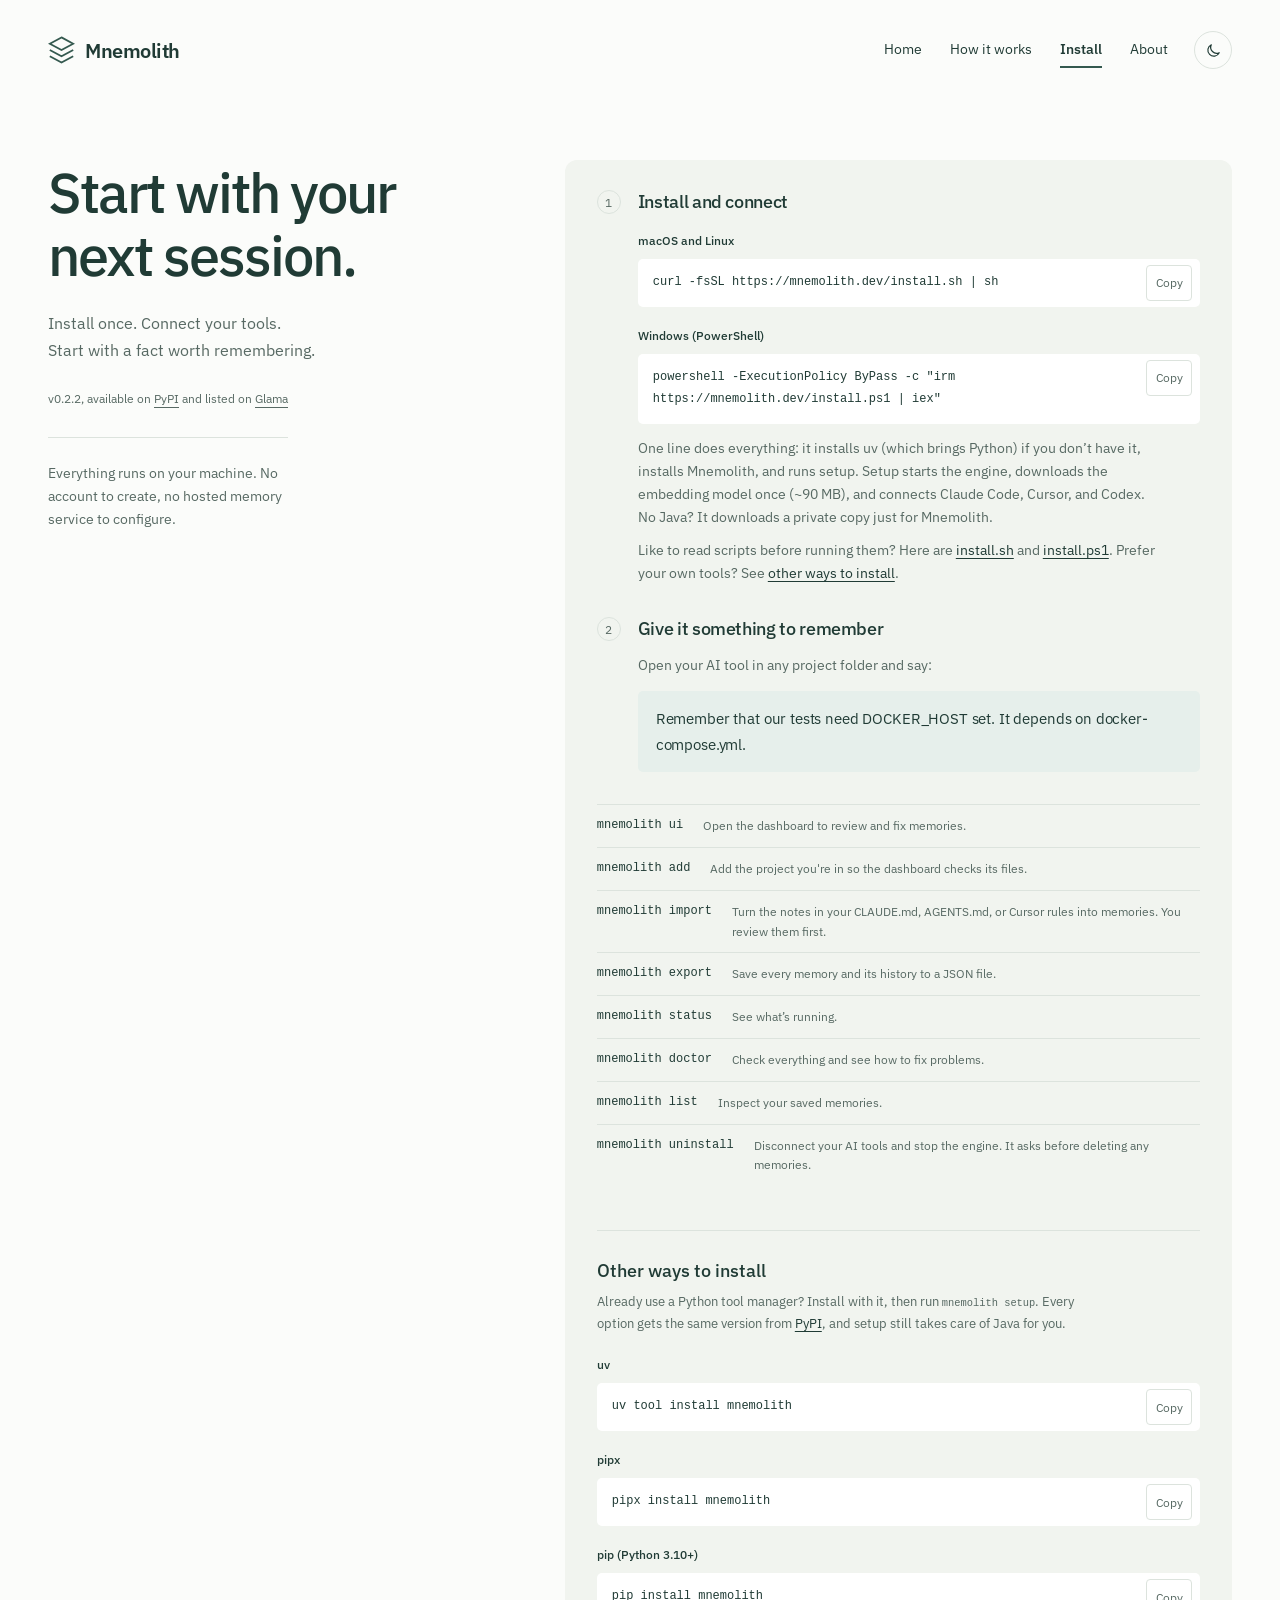
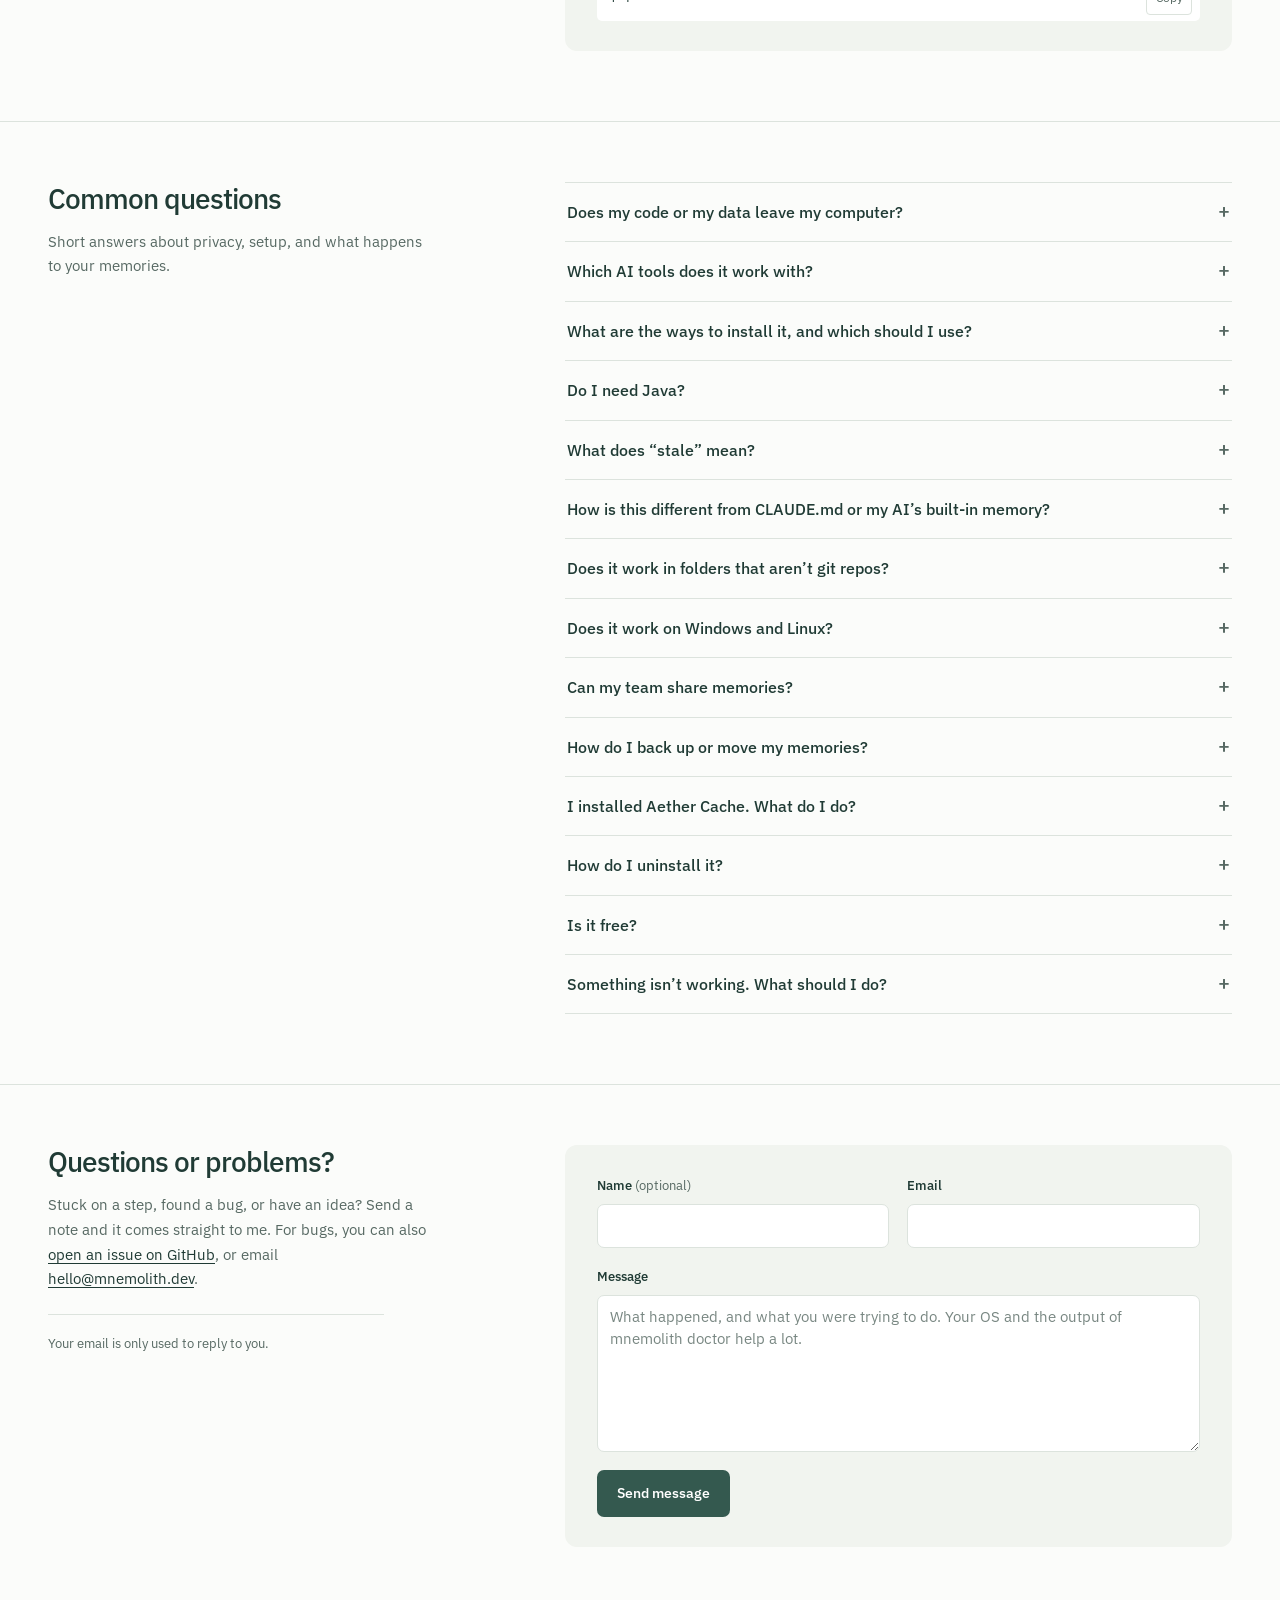
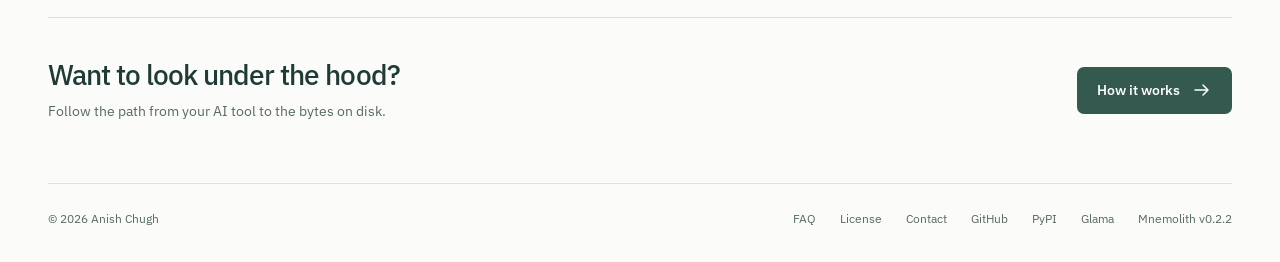
<file: docs/install.html>
<!doctype html>

<html lang="en">
  <head>
    <meta charset="utf-8" />
    <link
      href="data:image/svg+xml,%3Csvg xmlns=%27http://www.w3.org/2000/svg%27 viewBox=%270 0 32 32%27%3E%3Cpath d=%27M16 2 29 9 16 16 3 9 16 2Zm-13 14 13 7 13-7M3 23l13 7 13-7%27 fill=%27none%27 stroke=%27%2334594f%27 stroke-width=%272.3%27/%3E%3C/svg%3E"
      rel="icon"
    />
    <meta content="width=device-width,initial-scale=1" name="viewport" />
    <meta content="light dark" name="color-scheme" />
    <meta
      content="Install Mnemolith with one command, connect Claude Code, Cursor, and Codex, and save your first project memory."
      name="description"
    />
    <title>Install — Mnemolith</title>
    <script>
      try {
        const t = localStorage.getItem("mnemolith-theme");
        if (t === "light" || t === "dark")
          document.documentElement.dataset.theme = t;
      } catch (e) {}
    </script>
    <link href="assets/site.css?v=9" rel="stylesheet" />
    <link
      as="font"
      crossorigin=""
      href="assets/plex-sans.woff2"
      rel="preload"
      type="font/woff2"
    />
    <meta property="og:title" content="Install — Mnemolith" />
    <meta
      property="og:description"
      content="Install Mnemolith with one command, connect Claude Code, Cursor, and Codex, and save your first project memory."
    />
    <meta property="og:type" content="website" />
    <meta
      property="og:url"
      content="https://mnemolith.dev/install.html"
    />
    <meta
      property="og:image"
      content="https://mnemolith.dev/assets/og-image.png"
    />
    <meta property="og:image:width" content="1200" />
    <meta property="og:image:height" content="630" />
    <meta
      property="og:image:alt"
      content="Mnemolith. Memory that stays true to your code. A dashboard card shows a stale memory and the file versions behind it."
    />
    <meta name="twitter:card" content="summary_large_image" />
    <meta name="twitter:title" content="Install — Mnemolith" />
    <meta
      name="twitter:description"
      content="Install Mnemolith with one command, connect Claude Code, Cursor, and Codex, and save your first project memory."
    />
    <meta
      name="twitter:image"
      content="https://mnemolith.dev/assets/og-image.png"
    />
    <meta
      name="twitter:image:alt"
      content="Mnemolith. Memory that stays true to your code. A stale-memory review card."
    />
    <!-- Privacy-friendly visit counts (no cookies): https://aethercache.goatcounter.com -->
    <script async data-goatcounter="https://aethercache.goatcounter.com/count" src="https://gc.zgo.at/count.js"></script>
  </head>
  <body class="page-install">
    <a class="skip" href="#main">Skip to content</a>
    <div class="wrap">
      <header class="masthead">
        <a aria-label="Mnemolith home" class="brand" href="index.html"
          ><svg
            aria-hidden="true"
            class="brand-mark"
            fill="none"
            viewBox="0 0 30 32"
          >
            <path
              d="M15 2 28 9 15 16 2 9 15 2Z"
              stroke="currentColor"
              stroke-width="2"
            ></path>
            <path
              d="m2 16 13 7 13-7M2 23l13 7 13-7"
              stroke="currentColor"
              stroke-width="2"
            ></path></svg
          >Mnemolith</a
        >
        <nav aria-label="Main navigation">
          <a href="index.html">Home</a
          ><a href="how-it-works.html">How it works</a
          ><a aria-current="page" href="install.html">Install</a
          ><a href="about.html">About</a>
        </nav>
        <button
          aria-label="Switch color theme"
          class="theme"
          id="theme-toggle"
          type="button"
        >
          <svg
            aria-hidden="true"
            fill="none"
            height="17"
            viewBox="0 0 20 20"
            width="17"
          >
            <path
              d="M16.7 12.6A7 7 0 0 1 7.4 3.3 7 7 0 1 0 16.7 12.6Z"
              stroke="currentColor"
              stroke-linejoin="round"
              stroke-width="1.4"
            ></path>
          </svg>
        </button>
      </header>
    </div>
    <main id="main" tabindex="-1">
      <section
        aria-labelledby="install-title"
        class="section install-section install-page"
        id="install"
      >
        <div class="wrap install-grid">
          <div class="install-intro">
            <h1 id="install-title">Start with your next session.</h1>
            <p>
              Install once. Connect your tools.<br />Start with a fact worth
              remembering.
            </p>
            <div class="install-version">
              v0.2.2, available on
              <a href="https://pypi.org/project/mnemolith/">PyPI</a> and listed on
              <a href="https://glama.ai/mcp/servers/anishchugh05/mnemolith">Glama</a>
            </div>
            <p class="setup-note">
              Everything runs on your machine. No account to create, no hosted
              memory service to configure.
            </p>
          </div>
          <div class="install-content">
            <div class="install-step">
              <span aria-hidden="true" class="step-number">1</span>
              <div>
                <h2 class="install-step-title">Install and connect</h2>
                <div class="prereq">
                  <div class="prereq-row">
                    <strong>macOS and Linux</strong>
                    <div class="code-block">
                      <pre>curl -fsSL https://mnemolith.dev/install.sh | sh</pre>
                      <button
                        aria-label="Copy the macOS and Linux install command"
                        class="copy-button"
                        data-copy="curl -fsSL https://mnemolith.dev/install.sh | sh"
                      >
                        Copy
                      </button>
                    </div>
                  </div>
                  <div class="prereq-row">
                    <strong>Windows (PowerShell)</strong>
                    <div class="code-block">
                      <pre>powershell -ExecutionPolicy ByPass -c &quot;irm https://mnemolith.dev/install.ps1 | iex&quot;</pre>
                      <button
                        aria-label="Copy the Windows install command"
                        class="copy-button"
                        data-copy="powershell -ExecutionPolicy ByPass -c &quot;irm https://mnemolith.dev/install.ps1 | iex&quot;"
                      >
                        Copy
                      </button>
                    </div>
                  </div>
                </div>
                <p>
                  One line does everything: it installs uv (which brings Python)
                  if you don&#8217;t have it, installs Mnemolith, and runs
                  setup. Setup starts the engine, downloads the embedding model
                  once (~90 MB), and connects Claude Code, Cursor, and Codex.
                  No Java? It downloads a private copy just for Mnemolith.
                </p>
                <p class="prereq-note">
                  Like to read scripts before running them? Here are
                  <a href="install.sh">install.sh</a> and
                  <a href="https://github.com/anishchugh05/mnemolith/blob/main/docs/install.ps1">install.ps1</a>.
                  Prefer your own tools? See
                  <a href="#other-ways">other ways to install</a>.
                </p>
              </div>
            </div>
            <div class="install-step">
              <span aria-hidden="true" class="step-number">2</span>
              <div>
                <h2 class="install-step-title">
                  Give it something to remember
                </h2>
                <p>Open your AI tool in any project folder and say:</p>
                <blockquote class="prompt-quote">
                  Remember that our tests need DOCKER_HOST set. It depends on
                  docker-compose.yml.
                </blockquote>
              </div>
            </div>
            <ul aria-label="Useful commands" class="command-list">
              <li>
                <code>mnemolith ui</code
                ><span>Open the dashboard to review and fix memories.</span>
              </li>
              <li>
                <code>mnemolith add</code
                ><span
                  >Add the project you're in so the dashboard checks its
                  files.</span
                >
              </li>
              <li>
                <code>mnemolith import</code
                ><span
                  >Turn the notes in your CLAUDE.md, AGENTS.md, or Cursor rules
                  into memories. You review them first.</span
                >
              </li>
              <li>
                <code>mnemolith export</code
                ><span>Save every memory and its history to a JSON file.</span>
              </li>
              <li>
                <code>mnemolith status</code><span>See what’s running.</span>
              </li>
              <li>
                <code>mnemolith doctor</code
                ><span>Check everything and see how to fix problems.</span>
              </li>
              <li>
                <code>mnemolith list</code
                ><span>Inspect your saved memories.</span>
              </li>
              <li>
                <code>mnemolith uninstall</code
                ><span
                  >Disconnect your AI tools and stop the engine. It asks before
                  deleting any memories.</span
                >
              </li>
            </ul>
            <div class="other-ways" id="other-ways">
              <h2 class="install-step-title">Other ways to install</h2>
              <p>
                Already use a Python tool manager? Install with it, then run
                <code>mnemolith setup</code>. Every option gets the same
                version from <a href="https://pypi.org/project/mnemolith/">PyPI</a>,
                and setup still takes care of Java for you.
              </p>
              <div class="prereq-row">
                    <strong>uv</strong>
                    <div class="code-block">
                      <pre>uv tool install mnemolith</pre>
                      <button
                        aria-label="Copy the uv install command"
                        class="copy-button"
                        data-copy="uv tool install mnemolith"
                      >
                        Copy
                      </button>
                    </div>
                  </div>
              <div class="prereq-row">
                    <strong>pipx</strong>
                    <div class="code-block">
                      <pre>pipx install mnemolith</pre>
                      <button
                        aria-label="Copy the pipx install command"
                        class="copy-button"
                        data-copy="pipx install mnemolith"
                      >
                        Copy
                      </button>
                    </div>
                  </div>
              <div class="prereq-row">
                    <strong>pip (Python 3.10+)</strong>
                    <div class="code-block">
                      <pre>pip install mnemolith</pre>
                      <button
                        aria-label="Copy the pip install command"
                        class="copy-button"
                        data-copy="pip install mnemolith"
                      >
                        Copy
                      </button>
                    </div>
                  </div>
            </div>
          </div>
        </div>
      </section>
      <section aria-labelledby="faq-title" class="faq" id="faq">
        <div class="wrap faq-grid">
          <div class="faq-intro">
            <h2 id="faq-title">Common questions</h2>
            <p>
              Short answers about privacy, setup, and what happens to your
              memories.
            </p>
          </div>
          <div class="faq-list">
            <details class="faq-item">
              <summary>Does my code or my data leave my computer?</summary>
              <p>
                No. Mnemolith runs entirely on your machine: the engine only accepts connections from your own computer, and your memories live in <code>~/.mnemolith</code>. The only things it downloads are, once, the embedding model it uses to search memories by meaning (about 90 MB) and, if you don’t have Java, a private copy of Java. Your AI tool still talks to its own provider the way it always does; Mnemolith doesn’t add anything to that.
              </p>
            </details>
            <details class="faq-item">
              <summary>Which AI tools does it work with?</summary>
              <p>
                <code>mnemolith setup</code> connects Claude Code, Cursor, and Codex automatically, for all your projects. Any other tool that supports MCP works too: run <code>mnemolith connect --print</code> for the settings to paste into it.
              </p>
            </details>
            <details class="faq-item">
              <summary>What are the ways to install it, and which should I use?</summary>
              <p>
                Most people should use the one-line installer at the top of this page. It installs everything it needs (uv, and through it Python), installs Mnemolith, and runs setup.
              </p>
              <p>
                If you already manage Python tools yourself, use what you know: <code>uv tool install mnemolith</code>, <code>pipx install mnemolith</code>, or <code>pip install mnemolith</code> (Python 3.10 or newer), then run <code>mnemolith setup</code>. They all install the same version, and you don’t need Java for any of them.
              </p>
            </details>
            <details class="faq-item">
              <summary>Do I need Java?</summary>
              <p>
                No. The engine runs on Java 11 or newer. If you already have it, Mnemolith uses yours. If you don’t, Mnemolith downloads a private copy (about 50 MB) into <code>~/.mnemolith/java</code> the first time it needs one, checks it against its published checksum, and uses it only for itself. Nothing is installed system-wide, and uninstalling removes it.
              </p>
            </details>
            <details class="faq-item">
              <summary>What does “stale” mean?</summary>
              <p>
                When your AI saves a memory, it can link it to the files the fact depends on, like <code>docker-compose.yml</code>. If one of those files changes, the memory is marked stale: your AI stops seeing it, and the dashboard (<code>mnemolith ui</code>) asks you to decide. Click <strong>Still true</strong> to keep it, or <strong>Retire</strong> if it’s wrong now.
              </p>
            </details>
            <details class="faq-item">
              <summary>How is this different from CLAUDE.md or my AI’s built-in memory?</summary>
              <p>
                Notes files and built-in memories never know when they’ve gone out of date, and each tool keeps its own. Mnemolith is one memory shared by all your AI tools, and it checks memories against your files so outdated ones stop being used.
              </p>
              <p>
                Already have notes? Run <code>mnemolith import</code>, or click <strong>Import notes</strong> in the dashboard, to turn your CLAUDE.md, AGENTS.md, and Cursor rules into memories. You review them before anything is saved.
              </p>
            </details>
            <details class="faq-item">
              <summary>Does it work in folders that aren’t git repos?</summary>
              <p>
                Yes. Memories are kept per project, named after the project’s folder, and change detection uses file fingerprints, so git isn’t required.
              </p>
            </details>
            <details class="faq-item">
              <summary>Does it work on Windows and Linux?</summary>
              <p>
                It’s built for macOS, Windows, and Linux. So far it has been tested most on macOS, so if something goes wrong on Windows or Linux, please tell me using the form below.
              </p>
            </details>
            <details class="faq-item">
              <summary>Can my team share memories?</summary>
              <p>
                Not yet: each computer keeps its own memory. To share today, run <code>mnemolith sync</code>, which writes the current memories into your repo’s AGENTS.md and CLAUDE.md so they’re committed with the code. Shared team memory is planned.
              </p>
            </details>
            <details class="faq-item">
              <summary>How do I back up or move my memories?</summary>
              <p>
                Run <code>mnemolith export</code>, or click <strong>Export</strong> in the dashboard. You get a JSON file with every memory, the files it’s linked to, and its full history.
              </p>
            </details>
            <details class="faq-item">
              <summary>I installed Aether Cache. What do I do?</summary>
              <p>
                Mnemolith used to be called Aether Cache. Run the install command above: it installs Mnemolith, removes <code>aether-cache</code>, moves your memories over, and reconnects your AI tools. Nothing is lost.
              </p>
            </details>
            <details class="faq-item">
              <summary>How do I uninstall it?</summary>
              <p>
                Run <code>mnemolith uninstall</code>. It disconnects your AI tools, stops the engine, removes the private Java copy if there is one, and asks before deleting your memories. Then remove the program with <code>uv tool uninstall mnemolith</code>.
              </p>
            </details>
            <details class="faq-item">
              <summary>Is it free?</summary>
              <p>
                Yes. There’s no account and no paid plan, and the code is on <a href="https://github.com/anishchugh05/mnemolith">GitHub</a>.
              </p>
            </details>
            <details class="faq-item">
              <summary>Something isn’t working. What should I do?</summary>
              <p>
                Run <code>mnemolith doctor</code>: it checks everything and says how to fix what it finds. If the <code>mnemolith</code> command isn’t found after installing, run <code>uv tool update-shell</code> and open a new terminal. Still stuck? Send the output of <code>mnemolith doctor</code> with the form below.
              </p>
            </details>
          </div>
        </div>
      </section>
      <section aria-labelledby="contact-title" class="contact" id="contact">
        <div class="wrap contact-grid">
          <div class="contact-intro">
            <h2 id="contact-title">Questions or problems?</h2>
            <p>
              Stuck on a step, found a bug, or have an idea? Send a note and it
              comes straight to me. For bugs, you can also
              <a href="https://github.com/anishchugh05/mnemolith/issues">open an issue on GitHub</a>,
              or email <a href="mailto:hello@mnemolith.dev">hello@mnemolith.dev</a>.
            </p>
            <p class="contact-note">Your email is only used to reply to you.</p>
          </div>
          <form
            action="https://formspree.io/f/mljgaqpy"
            class="contact-form"
            data-contact=""
            method="POST"
          >
            <div class="field-row">
              <label class="field"
                ><span class="field-label"
                  >Name <span class="optional">(optional)</span></span
                ><input autocomplete="name" maxlength="100" name="name" type="text"
              /></label>
              <label class="field"
                ><span class="field-label">Email</span
                ><input
                  autocomplete="email"
                  maxlength="200"
                  name="email"
                  required=""
                  type="email"
              /></label>
            </div>
            <label class="field"
              ><span class="field-label">Message</span
              ><textarea
                maxlength="5000"
                name="message"
                placeholder="What happened, and what you were trying to do. Your OS and the output of mnemolith doctor help a lot."
                required=""
                rows="6"
              ></textarea>
            </label>
            <input
              name="_subject"
              type="hidden"
              value="Mnemolith: a message from the website"
            />
            <label aria-hidden="true" class="trap"
              >Leave this empty<input
                autocomplete="off"
                name="_gotcha"
                tabindex="-1"
                type="text"
            /></label>
            <div class="form-actions">
              <button class="button" type="submit">Send message</button>
              <p aria-live="polite" class="form-status" role="status"></p>
            </div>
          </form>
        </div>
      </section>
      <div class="wrap">
        <div class="closing">
          <div>
            <h2>Want to look under the hood?</h2>
            <p>Follow the path from your AI tool to the bytes on disk.</p>
          </div>
          <a class="button" href="how-it-works.html"
            >How it works<svg
              aria-hidden="true"
              class="link-arrow"
              fill="none"
              height="20"
              viewBox="0 0 20 20"
              width="20"
            >
              <path
                d="M3 10h13m-5-5 5 5-5 5"
                stroke="currentColor"
                stroke-linecap="round"
                stroke-linejoin="round"
                stroke-width="1.5"
              ></path></svg
          ></a>
        </div>
      </div>
    </main>
    <div class="wrap">
      <footer class="footer">
        <span>© 2026 Anish Chugh</span>
        <div class="footer-links">
          <a href="install.html#faq">FAQ</a
          ><a href="https://github.com/anishchugh05/mnemolith/blob/main/LICENSE"
            >License</a
          ><a href="install.html#contact">Contact</a
          ><a
            href="https://github.com/anishchugh05/mnemolith"
            >GitHub</a
          ><a href="https://pypi.org/project/mnemolith/">PyPI</a
          ><a href="https://glama.ai/mcp/servers/anishchugh05/mnemolith">Glama</a
          ><span>Mnemolith v0.2.2</span>
        </div>
      </footer>
    </div>
    <div
      aria-live="polite"
      class="sr-only"
      id="copy-status"
      role="status"
    ></div>
    <script defer="" src="assets/site.js?v=9"></script>
  </body>
</html>
</file>
<file: docs/assets/site.css>
/* IBM Plex Sans, SIL Open Font License; see FONT-LICENSE.txt. */
@font-face {
  font-family: "IBM Plex Sans";
  font-style: normal;
  font-weight: 400 700;
  font-display: swap;
  src: url(plex-sans.woff2) format("woff2");
}
:root {
  --paper: #fbfcfa;
  --surface: #fff;
  --ink: #203b35;
  --muted: #576963;
  --accent: #34594f;
  --accent-soft: #e6efeb;
  --active: #29654a;
  --active-soft: #e8f2eb;
  --stale: #a34b39;
  --stale-soft: #faede7;
  --line: #dce3dd;
  --subtle: #f1f4ef;
  --deep: #233e37;
  --inverse: #eef4ed;
  --canvas: #e7eee6;
  --mono: ui-monospace, SFMono-Regular, Consolas, monospace;
  --sans: "IBM Plex Sans", sans-serif;
  --ease: cubic-bezier(0.23, 1, 0.32, 1);
}
@media (prefers-color-scheme: dark) {
  :root:not([data-theme="light"]) {
    --paper: #16221f;
    --surface: #1d2c27;
    --ink: #e9eee5;
    --muted: #b0bfb4;
    --accent: #bdcfc1;
    --accent-soft: #2b4036;
    --active: #b1d3b9;
    --active-soft: #294034;
    --stale: #edb4a2;
    --stale-soft: #48352c;
    --line: #3a4d43;
    --subtle: #22342b;
    --deep: #243b32;
    --canvas: #283d32;
  }
}
:root[data-theme="dark"] {
  --paper: #16221f;
  --surface: #1d2c27;
  --ink: #e9eee5;
  --muted: #b0bfb4;
  --accent: #bdcfc1;
  --accent-soft: #2b4036;
  --active: #b1d3b9;
  --active-soft: #294034;
  --stale: #edb4a2;
  --stale-soft: #48352c;
  --line: #3a4d43;
  --subtle: #22342b;
  --deep: #243b32;
  --canvas: #283d32;
}
* {
  box-sizing: border-box;
}
html {
  scroll-behavior: smooth;
  scroll-padding-top: 40px;
  scrollbar-color: var(--line) var(--paper);
}
body {
  margin: 0;
  color: var(--ink);
  background: var(--paper);
  font: 16px/1.65 var(--sans);
  -webkit-font-smoothing: antialiased;
}
h1,
h2,
h3,
p,
pre {
  margin: 0;
}
h1,
h2,
h3 {
  text-wrap: balance;
  font-weight: 500;
}
h1 {
  font-size: 64px;
  line-height: 1.03;
  letter-spacing: -0.04em;
}
h2 {
  font-size: 40px;
  line-height: 1.15;
  letter-spacing: -0.035em;
}
h3 {
  font-size: 22px;
  line-height: 1.3;
  letter-spacing: -0.02em;
}
p {
  max-width: 65ch;
}
a {
  color: inherit;
  text-underline-offset: 4px;
}
button {
  font: inherit;
  cursor: pointer;
}
button,
a {
  touch-action: manipulation;
  -webkit-tap-highlight-color: transparent;
}
button:disabled {
  cursor: default;
  opacity: 0.55;
}
button:focus-visible,
a:focus-visible {
  outline: 2px solid var(--accent);
  outline-offset: 5px;
}
::selection {
  color: var(--surface);
  background: var(--accent);
}
code,
pre {
  font-family: var(--mono);
}
code {
  font-size: 0.8em;
}
pre {
  font-size: 12px;
  line-height: 1.8;
  white-space: pre-wrap;
  overflow-wrap: anywhere;
}
.wrap {
  width: min(1200px, calc(100% - 96px));
  margin-inline: auto;
}
.muted {
  color: var(--muted);
}
.sr-only {
  position: absolute;
  width: 1px;
  height: 1px;
  padding: 0;
  margin: -1px;
  overflow: hidden;
  clip: rect(0, 0, 0, 0);
  white-space: nowrap;
  border: 0;
}
[hidden] {
  display: none !important;
}
.skip {
  position: fixed;
  left: 16px;
  top: -100px;
  background: var(--surface);
  padding: 10px;
  z-index: 20;
}
.skip:focus {
  top: 12px;
}
/* Quiet navigation leaves the first viewport to the product. */
.masthead {
  height: 100px;
  display: flex;
  align-items: center;
  justify-content: space-between;
}
.brand {
  display: inline-flex;
  align-items: center;
  gap: 10px;
  text-decoration: none;
  font-size: 20px;
  font-weight: 600;
  letter-spacing: -0.025em;
}
.brand-mark {
  width: 27px;
  height: 30px;
  color: var(--accent);
}
nav {
  display: flex;
  align-items: center;
  gap: 30px;
  font-size: 14px;
}
nav a {
  text-decoration: none;
}
.theme {
  display: grid;
  place-items: center;
  width: 38px;
  height: 38px;
  background: transparent;
  border: 1px solid var(--line);
  border-radius: 50%;
  color: var(--ink);
}
.hero {
  display: grid;
  grid-template-columns: 0.88fr 1.12fr;
  gap: 64px;
  align-items: center;
  padding: 50px 0 82px;
}
.hero-copy h1 {
  max-width: 8em;
  font-weight: 450;
}
.hero-aside > p {
  font-size: 18px;
  line-height: 1.65;
  max-width: 30ch;
  color: var(--muted);
  margin: 27px 0;
}
.hero-actions {
  display: flex;
  align-items: center;
  gap: 25px;
}
.button {
  display: inline-flex;
  align-items: center;
  justify-content: center;
  gap: 12px;
  text-decoration: none;
  color: var(--surface);
  background: var(--accent);
  border: 0;
  border-radius: 7px;
  padding: 12px 20px;
  font-size: 14px;
  font-weight: 550;
  transition: transform 140ms var(--ease);
}
.button:active {
  transform: scale(0.98);
}
.text-link {
  font-size: 14px;
}
.hero-foot {
  display: flex;
  flex-wrap: wrap;
  gap: 18px;
  font-size: 12px;
  color: var(--muted);
  margin-top: 36px;
}
.hero-foot span + span:before {
  content: "·";
  margin-right: 18px;
}
.hero-demo {
  background: var(--canvas);
  padding: 22px 22px 0;
  border-radius: 18px;
  min-width: 0;
}
.demo-caption {
  font-size: 12px;
  color: var(--muted);
  padding: 14px 2px 17px;
  line-height: 1.5;
}
.workbench {
  background: var(--surface);
  border-radius: 10px;
  box-shadow: 0 10px 28px -14px #203b3533;
  overflow: hidden;
}
.bench-bar {
  display: flex;
  align-items: center;
  justify-content: space-between;
  gap: 16px;
  border-bottom: 1px solid var(--line);
  padding: 14px 19px;
  font-size: 12px;
  color: var(--muted);
}
.bench-title {
  font-weight: 550;
  color: var(--ink);
  font-size: 12px;
}
.bench-bar #session-label {
  max-width: 140px;
  text-align: right;
  font-size: 12px;
  line-height: 1.45;
}
.terminal {
  padding: 20px 20px 16px;
}
.pane-label {
  font-size: 12px;
  color: var(--muted);
  display: flex;
  justify-content: space-between;
  margin-bottom: 9px;
}
.terminal pre {
  font-size: 12px;
  min-height: 44px;
  color: var(--muted);
}
.code-output {
  font: 12px/1.6 var(--mono);
  min-height: 36px;
  margin: 4px 0 8px;
  color: var(--active);
}
.file-diff {
  background: var(--subtle);
  border-radius: 5px;
  overflow: hidden;
}
.file-title {
  display: flex;
  justify-content: space-between;
  padding: 9px 12px;
  border-bottom: 1px solid var(--line);
  font: 12px/1.5 var(--mono);
  color: var(--muted);
}
.diff-code {
  padding: 7px 0;
  font: 12px/1.7 var(--mono);
  min-height: 90px;
}
.diff-line {
  display: block;
  padding: 0 12px;
  white-space: pre-wrap;
  overflow-wrap: anywhere;
}
.removed {
  color: var(--stale);
  background: var(--stale-soft);
}
.added {
  color: var(--active);
  background: var(--active-soft);
}
.inspector {
  padding: 18px 20px;
  border-top: 1px solid var(--line);
  min-height: 210px;
}
.memory-record {
  margin-bottom: 16px;
}
.memory-heading {
  display: flex;
  align-items: center;
  gap: 10px;
  margin-bottom: 12px;
}
.memory-heading code {
  font-size: 12px;
  color: var(--muted);
}
.badge {
  color: var(--active);
  background: var(--active-soft);
  padding: 2px 7px;
  font-size: 12px;
  border-radius: 3px;
}
.badge.outdated {
  color: var(--stale);
  background: var(--stale-soft);
}
.badge.pending {
  background: var(--subtle);
  color: var(--muted);
}
.memory-copy {
  font-size: 17px;
  line-height: 1.4;
  letter-spacing: -0.015em;
  max-width: 30ch;
}
.memory-copy.retired {
  color: var(--muted);
  text-decoration: line-through;
  text-decoration-thickness: 1px;
}
.memory-meta {
  font-size: 12px;
  color: var(--muted);
  margin-top: 12px;
}
.memory-meta code {
  font-size: 12px;
}
.history {
  list-style: none;
  display: flex;
  gap: 14px;
  padding: 12px 0 0;
  margin: 0;
  border-top: 1px solid var(--line);
  font-size: 12px;
}
.history li {
  position: relative;
  flex: 1;
  min-width: 0;
  padding: 0;
  color: var(--muted);
  line-height: 1.4;
  overflow-wrap: anywhere;
}
.history li:last-child {
  padding-bottom: 0;
}
.history li:before {
  display: none;
}
.history .current {
  color: var(--active);
}
.history .current:before {
  background: var(--active);
}
.history .stale {
  color: var(--stale);
}
.history .stale:before {
  background: var(--stale);
}
.history span {
  display: block;
  font-size: 12px;
  line-height: 1.5;
}
.bench-bottom {
  padding: 11px 15px;
  border-top: 1px solid var(--line);
  display: flex;
  gap: 16px;
  align-items: center;
  justify-content: space-between;
}
.step-indicator {
  display: flex;
  gap: 4px;
  align-items: center;
}
.step-indicator i {
  height: 4px;
  width: 14px;
  background: var(--line);
  border-radius: 2px;
}
.step-indicator .filled {
  background: var(--accent);
}
.step-indicator span {
  font-size: 0;
}
.controls {
  display: flex;
  align-items: center;
  gap: 14px;
}
.small-button,
.plain-button {
  font-size: 12px;
  min-height: 36px;
  border: 0;
  color: var(--ink);
  background: transparent;
  padding: 5px 0;
}
.small-button {
  border-radius: 4px;
  background: var(--accent-soft);
  padding: 5px 9px;
  min-width: 87px;
}
.plain-button {
  color: var(--muted);
}
/* A change in reading pace, rather than another full-width banner. */
.problem {
  padding: 48px 0 72px;
}
.problem-inner {
  display: grid;
  grid-template-columns: 0.68fr 1.32fr;
  gap: 90px;
  border-top: 1px solid var(--line);
  padding-top: 44px;
}
.problem h2 {
  font-size: 26px;
  letter-spacing: -0.025em;
  line-height: 1.3;
  max-width: 15ch;
}
.problem p {
  font-size: 17px;
  color: var(--muted);
  max-width: 58ch;
}
.section {
  padding-block: 80px;
}
.section-lead {
  display: flex;
  justify-content: space-between;
  gap: 70px;
  align-items: end;
  margin-bottom: 44px;
}
.section-lead h2 {
  max-width: 17ch;
}
.section-lead > p {
  font-size: 15px;
  color: var(--muted);
  max-width: 43ch;
}
.features {
  padding-top: 15px;
  padding-bottom: 80px;
}
.features .section-lead h2 {
  max-width: 25ch;
  font-size: 35px;
}
.feature-proofs {
  display: grid;
  grid-template-columns: 1fr 1fr;
  gap: 70px;
}
.feature-row h3 {
  margin-bottom: 13px;
}
.feature-row p {
  font-size: 15px;
  line-height: 1.7;
  color: var(--muted);
}
.evidence {
  font-size: 14px;
  line-height: 1.8;
  margin-top: 24px;
  overflow-wrap: anywhere;
}
.evidence code {
  font-size: 12px;
}
.evidence .old {
  color: var(--stale);
  text-decoration: line-through;
}
.evidence .new {
  color: var(--active);
}
.evidence .small {
  font-size: 12px;
  color: var(--muted);
  margin-top: 5px;
}
.feature-proofs .evidence {
  background: var(--subtle);
  border-radius: 6px;
  min-height: 116px;
  padding: 18px 22px;
}
.feature-support {
  margin-top: 44px;
  border-top: 1px solid var(--line);
}
.feature-support .feature-row {
  display: grid;
  grid-template-columns: 1.25fr 0.75fr;
  gap: 85px;
  padding: 27px 0;
  border-bottom: 1px solid var(--line);
}
.feature-support h3 {
  font-size: 19px;
  margin-bottom: 8px;
}
.feature-support p {
  font-size: 14px;
  max-width: 57ch;
}
.feature-support .evidence {
  margin: 0;
  align-self: center;
  font-size: 12px;
}
.tool-names {
  display: flex;
  gap: 20px;
  font-size: 13px;
  font-weight: 550;
  margin-bottom: 7px;
}
/* The engine is an architectural cross-section, with typography doing the labeling. */
.stack-section {
  background: var(--deep);
  color: #edf3ec;
  padding-block: 68px;
}
.stack-grid {
  display: grid;
  grid-template-columns: 0.8fr 1.2fr;
  gap: 100px;
  align-items: start;
}
.stack-copy h2 {
  font-size: 37px;
  max-width: 10ch;
}
.stack-copy p {
  font-size: 15px;
  color: #c1d0c5;
  margin-top: 23px;
}
.stack-copy .aside-note {
  font-size: 12px;
  line-height: 1.8;
  margin-top: 30px;
  padding-top: 19px;
  border-top: 1px solid #526c5e;
}
.layers {
  list-style: none;
  padding: 0;
  margin: 0;
}
.layer {
  display: grid;
  grid-template-columns: 125px 1fr;
  gap: 25px;
  padding: 19px 23px;
  background: #304c40;
  border-top: 1px solid #607669;
}
.layer:first-child {
  margin-left: 40px;
}
.layer:nth-child(2) {
  margin-left: 30px;
  background: #345344;
}
.layer:nth-child(3) {
  margin-left: 20px;
  background: #3a5b49;
}
.layer:nth-child(4) {
  margin-left: 10px;
  background: #426450;
}
.layer:last-child {
  background: #c7d7bd;
  color: #253f31;
}
.layer strong {
  font-size: 14px;
  font-weight: 550;
}
.layer p {
  font-size: 12px;
  line-height: 1.65;
  color: #e0e9df;
}
.layer:last-child p {
  color: #304b37;
}
.stack-base {
  font-size: 12px;
  color: #c1d0c5;
  margin-top: 17px;
}
.architecture {
  background: var(--subtle);
  border-radius: 10px;
  padding: 24px 28px;
}
.architecture-top {
  display: flex;
  justify-content: space-between;
  color: var(--muted);
  font-size: 12px;
}
.architecture svg {
  width: 100%;
  height: auto;
  display: block;
  margin-top: 12px;
}
.architecture .box {
  fill: var(--surface);
  stroke: var(--line);
}
.architecture .engine {
  fill: var(--accent-soft);
  stroke: var(--accent);
}
.architecture .connector {
  fill: none;
  stroke: var(--muted);
  stroke-width: 1.2;
}
.architecture text {
  font-family: var(--sans);
  fill: var(--ink);
}
.architecture .svg-muted {
  fill: var(--muted);
}
.architecture .svg-blue {
  fill: var(--accent);
}
.mobile-diagram {
  display: none !important;
}
.architecture-note {
  font-size: 12px;
  color: var(--muted);
  margin-top: 16px;
}
.install-section {
  background: var(--subtle);
  padding-block: 72px;
}
.install-grid {
  display: grid;
  grid-template-columns: 0.83fr 1.17fr;
  gap: 95px;
}
.install-intro h2 {
  max-width: 11ch;
}
.install-intro > p {
  font-size: 16px;
  color: var(--muted);
  margin-top: 24px;
}
.install-version {
  font-size: 12px;
  color: var(--muted);
  margin-top: 26px;
}
.install-step {
  display: grid;
  grid-template-columns: 25px 1fr;
  gap: 16px;
  margin-bottom: 28px;
}
.step-number {
  font-size: 12px;
  line-height: 24px;
  width: 24px;
  height: 24px;
  text-align: center;
  border: 1px solid var(--line);
  border-radius: 50%;
  color: var(--muted);
}
.install-step h3 {
  font-size: 18px;
  line-height: 24px;
  margin-bottom: 12px;
}
.install-step p {
  font-size: 12px;
  color: var(--muted);
  margin-top: 13px;
}
.prereq {
  display: grid;
  gap: 14px;
}
.prereq-row strong {
  font-size: 12px;
  font-weight: 500;
}
.prereq-row > a {
  font-size: 12px;
  color: var(--muted);
  margin-left: 12px;
}
.prereq-row p {
  margin-top: 5px;
}
.prereq-note {
  margin: 0;
  font-size: 13px;
  color: var(--muted);
}
.code-block {
  background: var(--surface);
  border-radius: 5px;
  padding: 13px 65px 13px 15px;
  position: relative;
  margin-top: 7px;
  min-height: 47px;
}
.code-block pre {
  font-size: 12px;
  white-space: pre-wrap;
  overflow-wrap: anywhere;
}
.install-step .prereq-note {
  margin-top: 10px;
}
.prereq-note a,
.other-ways a {
  color: var(--ink);
  text-underline-offset: 3px;
}
.other-ways {
  margin-top: 44px;
  padding-top: 28px;
  border-top: 1px solid var(--line);
  scroll-margin-top: 24px;
}
.other-ways h2 {
  font-size: 18px;
  line-height: 24px;
  font-weight: 500;
  letter-spacing: 0;
}
.other-ways > p {
  font-size: 13px;
  color: var(--muted);
  margin: 8px 0 16px;
  max-width: 60ch;
}
.other-ways .prereq-row + .prereq-row {
  margin-top: 14px;
}
.copy-button {
  position: absolute;
  right: 8px;
  top: 9px;
  background: transparent;
  color: var(--muted);
  border: 1px solid var(--line);
  border-radius: 4px;
  font-size: 12px;
  min-width: 46px;
  min-height: 28px;
  padding: 4px 7px;
}
.install-main {
  background: var(--deep);
  color: #edf3ec;
  padding-block: 21px;
}
.install-main pre {
  font-size: 12px;
  line-height: 2;
}
.install-main .copy-button {
  color: #edf3ec;
  border-color: #607669;
}
.prompt-quote {
  font-size: 15px;
  line-height: 1.7;
  letter-spacing: -0.01em;
  margin: 14px 0 0;
  padding: 15px 18px;
  background: var(--accent-soft);
  border-radius: 5px;
}
.command-list {
  padding: 0;
  margin: 24px 0 0;
  list-style: none;
}
.command-list li {
  display: flex;
  gap: 20px;
  padding: 11px 0;
  border-top: 1px solid var(--line);
  font-size: 12px;
  color: var(--muted);
}
.command-list code {
  flex-shrink: 0;
  font-size: 12px;
  color: var(--ink);
}
.measurement-table {
  margin-bottom: 45px;
}
table {
  width: 100%;
  border-collapse: collapse;
  text-align: left;
  font-size: 13px;
  font-variant-numeric: tabular-nums;
}
th,
td {
  padding: 22px 24px 22px 0;
  border-bottom: 1px solid var(--line);
  vertical-align: top;
}
thead th {
  font-size: 12px;
  font-weight: 400;
  color: var(--muted);
  padding-top: 0;
  padding-bottom: 13px;
}
tbody th {
  font-size: 16px;
  font-weight: 500;
  letter-spacing: -0.015em;
}
td strong {
  display: block;
  font-size: 17px;
  font-weight: 500;
}
td span {
  display: block;
  font-size: 12px;
  color: var(--muted);
  margin-top: 4px;
}
td:last-child {
  color: var(--muted);
  font-size: 12px;
}
.finding {
  display: grid;
  grid-template-columns: 1fr 1fr;
  gap: 90px;
  align-items: center;
}
.finding h3 {
  font-size: 24px;
  max-width: 24ch;
  margin-bottom: 15px;
}
.finding p {
  font-size: 14px;
  color: var(--muted);
}
.plot {
  padding: 24px;
  background: var(--subtle);
  border-radius: 7px;
  font-size: 12px;
}
.plot-head {
  display: flex;
  justify-content: space-between;
  font-size: 12px;
  color: var(--muted);
  margin-bottom: 20px;
}
.plot-label {
  display: flex;
  justify-content: space-between;
  margin: 16px 0 8px;
}
.plot-track {
  height: 10px;
  background: var(--line);
  position: relative;
}
.plot-range {
  position: absolute;
  left: 73%;
  width: 19%;
  height: 100%;
  background: var(--accent);
}
.plot-point {
  position: absolute;
  left: 94%;
  height: 18px;
  top: -4px;
  width: 3px;
  background: var(--stale);
}
.plot-ticks {
  display: flex;
  justify-content: space-between;
  font-size: 12px;
  color: var(--muted);
  margin-top: 13px;
}
.plot-example {
  font: 12px/1.8 var(--mono);
  margin-top: 20px;
  color: var(--muted);
}
.measurement-note {
  margin-top: 25px;
  font-size: 12px;
  color: var(--muted);
}
.status-section {
  padding-block: 46px;
  border-top: 1px solid var(--line);
}
.status-grid {
  display: grid;
  grid-template-columns: 1fr 1fr;
  gap: 90px;
}
.status-grid h2 {
  font-size: 28px;
  line-height: 1.2;
}
.status-grid > div > p {
  font-size: 14px;
  color: var(--muted);
  margin-top: 16px;
}
.status-row {
  display: grid;
  grid-template-columns: 58px 1fr;
  gap: 20px;
  border-bottom: 1px solid var(--line);
  padding: 0 0 18px;
  margin-bottom: 18px;
  font-size: 12px;
}
.status-row p {
  font-size: 13px;
  color: var(--muted);
}
.status-row > span {
  color: var(--muted);
}
.status-row .now {
  color: var(--active);
}
.closing {
  display: flex;
  justify-content: space-between;
  align-items: center;
  padding: 40px 0 60px;
  gap: 30px;
}
.closing h3 {
  font-size: 28px;
}
.closing p {
  font-size: 14px;
  color: var(--muted);
  margin-top: 8px;
}
.footer {
  padding: 25px 0 34px;
  border-top: 1px solid var(--line);
  font-size: 12px;
  color: var(--muted);
  display: flex;
  align-items: center;
  justify-content: space-between;
  gap: 25px;
}
.footer-links {
  display: flex;
  flex-wrap: wrap;
  gap: 8px 24px;
}
.footer-links > * {
  white-space: nowrap;
}
.footer a {
  text-decoration: none;
}
@media (hover: hover) and (pointer: fine) {
  .button:hover {
    opacity: 0.9;
  }
  .small-button:hover,
  .copy-button:hover,
  .theme:hover {
    background: var(--accent-soft);
  }
}
@media (min-width: 1600px) {
  .wrap {
    width: min(1280px, calc(100% - 120px));
  }
  .hero {
    gap: 90px;
  }
}
@media (max-width: 1100px) {
  .wrap {
    width: calc(100% - 64px);
  }
  .hero {
    gap: 40px;
    grid-template-columns: 0.85fr 1.15fr;
  }
  .hero h1 {
    font-size: 59px;
  }
  .hero-demo {
    padding: 15px 15px 0;
  }
  .hero-aside > p {
    font-size: 16px;
  }
  .inspector {
    grid-template-columns: 1fr 110px;
    gap: 15px;
  }
  .memory-copy {
    font-size: 15px;
  }
  .stack-grid,
  .install-grid {
    gap: 55px;
  }
  .layer {
    grid-template-columns: 100px 1fr;
    gap: 15px;
    padding: 16px;
  }
  .problem-inner,
  .finding,
  .status-grid {
    gap: 50px;
  }
  .feature-proofs {
    gap: 45px;
  }
  .feature-support .feature-row {
    gap: 50px;
  }
}
@media (max-width: 860px) {
  .masthead {
    height: 84px;
  }
  nav {
    gap: 20px;
  }
  .hero {
    grid-template-columns: 1fr;
    gap: 38px;
    padding: 35px 0 40px;
  }
  .hero-copy {
    max-width: 640px;
  }
  .hero-copy h1 {
    max-width: 12ch;
    font-size: 64px;
  }
  .hero-aside > p {
    font-size: 17px;
    max-width: 42ch;
    margin-block: 22px;
  }
  .hero-foot {
    margin-top: 25px;
  }
  .hero-demo {
    max-width: 670px;
    width: 100%;
    padding: 24px 24px 0;
  }
  .terminal pre {
    min-height: 42px;
  }
  .inspector {
    grid-template-columns: 1fr 180px;
    min-height: 165px;
  }
  .memory-copy {
    font-size: 18px;
  }
  .bench-bar #session-label {
    max-width: none;
  }
  .hero-demo .demo-caption {
    text-align: center;
  }
  .section {
    padding-block: 60px;
  }
  .problem {
    padding: 30px 0 55px;
  }
  .problem-inner {
    gap: 35px;
  }
  .features {
    padding-top: 0;
  }
  .stack-grid {
    gap: 40px;
    grid-template-columns: 1fr 1.4fr;
  }
  .stack-copy h2 {
    font-size: 32px;
  }
  .layer {
    grid-template-columns: 1fr;
    gap: 5px;
  }
  .layer:first-child {
    margin-left: 24px;
  }
  .layer:nth-child(2) {
    margin-left: 18px;
  }
  .layer:nth-child(3) {
    margin-left: 12px;
  }
  .layer:nth-child(4) {
    margin-left: 6px;
  }
  .install-grid {
    grid-template-columns: 0.8fr 1.2fr;
    gap: 40px;
  }
  .section-lead {
    gap: 40px;
    align-items: start;
  }
  .section-lead h2 {
    font-size: 34px;
  }
  .section-lead p {
    max-width: 33ch;
    font-size: 14px;
  }
  .install-intro h2 {
    font-size: 34px;
  }
  .finding {
    gap: 35px;
  }
  .plot {
    padding: 18px;
  }
  .status-grid {
    gap: 40px;
  }
  th,
  td {
    padding-right: 18px;
  }
  tbody th {
    font-size: 14px;
  }
  td strong {
    font-size: 15px;
  }
}
@media (max-width: 600px) {
  .wrap {
    width: calc(100% - 40px);
  }
  .masthead {
    height: 76px;
  }
  .brand {
    font-size: 18px;
  }
  .brand-mark {
    width: 23px;
    height: 25px;
  }
  nav {
    gap: 17px;
    font-size: 13px;
  }
  .nav-how,
  .nav-github {
    display: none;
  }
  .theme {
    width: 34px;
    height: 34px;
  }
  .hero {
    padding-top: 26px;
    padding-bottom: 30px;
    gap: 30px;
  }
  .hero-copy h1 {
    font-size: clamp(45px, 12vw, 65px);
    line-height: 1.07;
    max-width: 12ch;
  }
  .hero-aside > p {
    font-size: 16px;
    max-width: 35ch;
    margin-block: 22px;
  }
  .hero-actions {
    gap: 24px;
  }
  .button {
    padding: 12px 18px;
    min-height: 44px;
  }
  .hero-foot {
    font-size: 12px;
    gap: 12px;
  }
  .hero-foot span + span:before {
    margin-right: 12px;
  }
  .hero-demo {
    padding: 12px 12px 0;
    border-radius: 13px;
  }
  .workbench {
    border-radius: 7px;
  }
  .bench-bar {
    padding: 11px 13px;
    gap: 12px;
  }
  .bench-title {
    font-size: 12px;
    max-width: 20ch;
    line-height: 1.5;
  }
  .bench-bar #session-label {
    max-width: 100px;
    font-size: 12px;
  }
  .terminal {
    padding: 17px 13px 14px;
  }
  .pane-label {
    font-size: 12px;
  }
  .terminal pre {
    font-size: 12px;
    min-height: 74px;
  }
  .code-output {
    font-size: 12px;
    min-height: 36px;
  }
  .file-title {
    font-size: 12px;
    padding: 8px 9px;
    gap: 10px;
  }
  .diff-code {
    font-size: 12px;
  }
  .diff-line {
    padding-inline: 9px;
  }
  .inspector {
    padding: 16px 13px;
    min-height: 0;
  }
  .memory-copy {
    font-size: 17px;
  }
  .memory-meta {
    font-size: 12px;
  }
  .history {
    display: flex;
    gap: 12px;
    min-height: 60px;
    border-top: 1px solid var(--line);
    padding-top: 12px;
  }
  .history li {
    border-left: 0;
    padding: 0;
    flex: 1;
    font-size: 12px;
  }
  .history li:before {
    display: none;
  }
  .history span {
    font-size: 12px;
    margin-top: 4px;
  }
  .bench-bottom {
    padding: 7px 11px;
    gap: 9px;
  }
  .step-indicator {
    gap: 3px;
  }
  .step-indicator i {
    width: 9px;
    height: 3px;
  }
  .controls {
    gap: 10px;
  }
  .small-button,
  .plain-button {
    font-size: 12px;
    min-height: 38px;
  }
  .small-button {
    min-width: 78px;
  }
  .hero-demo .demo-caption {
    font-size: 12px;
    padding-block: 12px 14px;
    text-align: left;
  }
  .problem {
    padding: 22px 0 42px;
  }
  .problem-inner {
    grid-template-columns: 1fr;
    gap: 18px;
    padding-top: 28px;
  }
  .problem h2 {
    font-size: 25px;
    max-width: none;
  }
  .problem p {
    font-size: 16px;
  }
  .section {
    padding-block: 46px;
  }
  h2 {
    font-size: 31px;
  }
  .features {
    padding-top: 0;
  }
  .features .section-lead h2 {
    font-size: 29px;
    max-width: 21ch;
  }
  .section-lead {
    display: block;
    margin-bottom: 28px;
  }
  .section-lead h2 {
    font-size: 32px;
    max-width: 18ch;
  }
  .section-lead > p {
    font-size: 14px;
    max-width: 40ch;
    margin-top: 18px;
  }
  .feature-proofs {
    grid-template-columns: 1fr;
    gap: 28px;
  }
  .feature-proofs h3 {
    font-size: 21px;
  }
  .feature-row p {
    font-size: 15px;
  }
  .feature-proofs .evidence {
    margin-top: 17px;
    padding: 16px 18px;
    min-height: 0;
  }
  .feature-support {
    margin-top: 30px;
  }
  .feature-support .feature-row {
    grid-template-columns: 1fr;
    gap: 16px;
    padding: 25px 0;
  }
  .feature-support h3 {
    font-size: 20px;
  }
  .feature-support .evidence {
    padding: 0;
    font-size: 12px;
  }
  .stack-grid {
    grid-template-columns: 1fr;
    gap: 33px;
  }
  .stack-copy h2 {
    font-size: 32px;
    max-width: none;
  }
  .stack-copy p {
    margin-top: 17px;
  }
  .stack-copy .aside-note {
    margin-top: 20px;
    padding-top: 15px;
  }
  .layer {
    grid-template-columns: 110px 1fr;
    gap: 14px;
    padding: 16px 13px;
  }
  .layer strong {
    font-size: 12px;
  }
  .layer p {
    font-size: 12px;
  }
  .stack-base {
    font-size: 12px;
  }
  .architecture {
    padding: 20px 16px;
  }
  .architecture-top {
    font-size: 12px;
    gap: 12px;
  }
  .desktop-diagram {
    display: none !important;
  }
  .mobile-diagram {
    display: block !important;
    max-width: 370px;
    margin: 22px auto 0 !important;
  }
  .architecture-note {
    font-size: 12px;
  }
  .install-grid {
    grid-template-columns: 1fr;
    gap: 34px;
  }
  .install-intro h2 {
    max-width: 12ch;
    font-size: 34px;
  }
  .install-intro > p {
    margin-top: 18px;
    font-size: 15px;
  }
  .install-version {
    margin-top: 18px;
  }
  .install-step {
    gap: 12px;
    grid-template-columns: 24px 1fr;
  }
  .install-step h3 {
    font-size: 17px;
  }
  .code-block {
    padding-left: 12px;
    padding-right: 62px;
  }
  .code-block pre,
  .install-main pre {
    font-size: 12px;
  }
  .copy-button {
    font-size: 12px;
    min-width: 44px;
    min-height: 30px;
  }
  .prereq-row > a {
    font-size: 12px;
    margin-left: 8px;
  }
  .install-step p {
    font-size: 12px;
  }
  .prompt-quote {
    padding: 14px;
    font-size: 14px;
  }
  .command-list li {
    display: block;
  }
  .command-list code {
    display: block;
    margin-bottom: 3px;
  }
  .measurement-table {
    margin-bottom: 30px;
  }
  table,
  tbody {
    display: block;
  }
  thead {
    display: none;
  }
  tbody tr {
    display: grid;
    grid-template-columns: 1fr 1fr;
    border-top: 1px solid var(--line);
    padding: 20px 0;
    gap: 10px 22px;
  }
  th,
  td {
    display: block;
    border: 0;
    padding: 0;
  }
  tbody th {
    grid-column: 1/-1;
    font-size: 17px;
    font-weight: 500;
    margin-bottom: 4px;
  }
  td strong {
    font-size: 14px;
    line-height: 1.5;
  }
  td span,
  td:last-child {
    font-size: 12px;
    line-height: 1.7;
  }
  .finding {
    grid-template-columns: 1fr;
    gap: 24px;
  }
  .finding h3 {
    font-size: 23px;
  }
  .finding p {
    font-size: 14px;
  }
  .plot {
    padding: 20px;
  }
  .measurement-note {
    font-size: 12px;
    margin-top: 20px;
  }
  .status-grid {
    grid-template-columns: 1fr;
    gap: 25px;
  }
  .status-grid h2 {
    font-size: 28px;
  }
  .status-grid > div > p {
    font-size: 14px;
    margin-top: 15px;
  }
  .closing {
    display: block;
    padding: 20px 0 40px;
  }
  .closing h3 {
    font-size: 25px;
  }
  .closing p {
    font-size: 13px;
  }
  .closing .button {
    margin-top: 22px;
  }
  .footer {
    display: block;
    padding: 23px 0 30px;
    font-size: 12px;
  }
  .footer-links {
    gap: 22px;
    margin-top: 18px;
  }
}
@media (prefers-reduced-motion: reduce) {
  html {
    scroll-behavior: auto;
  }
  .button {
    transition: none;
  }
  .button:active {
    transform: none;
  }
}

/* Shared navigation and page-specific reading layouts. */
html {
  scroll-behavior: auto;
}
main:focus {
  outline: none;
}
.masthead {
  gap: 26px;
}
.masthead nav {
  margin-left: auto;
  gap: 28px;
}
.masthead nav a {
  position: relative;
  min-height: 44px;
  display: inline-flex;
  align-items: center;
}
.masthead nav a::after {
  content: "";
  position: absolute;
  bottom: 4px;
  left: 0;
  right: 0;
  height: 2px;
  background: var(--accent);
  transform: scaleX(0);
  transform-origin: left;
  transition: transform 180ms var(--ease);
}
.masthead nav a[aria-current="page"]::after {
  transform: scaleX(1);
}
.masthead nav a[aria-current="page"] {
  color: var(--ink);
  font-weight: 550;
}
.link-arrow {
  flex: 0 0 auto;
  transition: transform 180ms var(--ease);
}
.text-link .link-arrow {
  width: 17px;
  vertical-align: -4px;
  margin-left: 8px;
}
.home-directory {
  display: grid;
  grid-template-columns: 1fr 1fr;
  gap: 110px;
  padding-block: 50px 76px;
  border-top: 1px solid var(--line);
}
.directory-intro h2 {
  font-size: 34px;
  line-height: 1.2;
}
.directory-intro p {
  color: var(--muted);
  font-size: 16px;
  margin-top: 20px;
  max-width: 44ch;
}
.directory-note {
  display: block;
  font-size: 12px;
  color: var(--muted);
  margin-top: 27px;
}
.directory-links a {
  text-decoration: none;
  display: flex;
  justify-content: space-between;
  align-items: center;
  gap: 24px;
  border-bottom: 1px solid var(--line);
  padding: 24px 0;
}
.directory-links a:first-child {
  padding-top: 0;
}
.directory-links h3 {
  font-size: 22px;
}
.directory-links p {
  font-size: 14px;
  color: var(--muted);
  margin-top: 7px;
}
.page-intro {
  padding-block: 58px 42px;
  display: grid;
  grid-template-columns: 1.1fr 1fr;
  align-items: end;
  gap: 100px;
}
.page-intro h1 {
  font-size: clamp(44px, 4.5vw, 60px);
  line-height: 1.12;
  letter-spacing: -0.035em;
}
.page-intro p {
  font-size: 18px;
  color: var(--muted);
  max-width: 42ch;
}
.page-intro .text-link {
  display: inline-block;
  margin-top: 22px;
  font-size: 14px;
}
.architecture-section {
  padding-top: 12px;
  padding-bottom: 62px;
}
.page-how-it-works .features {
  padding-top: 10px;
  padding-bottom: 16px;
}
.page-how-it-works .features .section-lead {
  margin-bottom: 34px;
}
.page-how-it-works .closing {
  border-top: 1px solid var(--line);
}
.closing h2 {
  font-size: 28px;
  line-height: 1.2;
}
.page-install .install-section {
  background: transparent;
  padding-block: 60px 70px;
}
.install-page .install-intro h1 {
  font-size: clamp(44px, 4.4vw, 60px);
  line-height: 1.12;
  max-width: 11ch;
  letter-spacing: -0.035em;
}
.install-page .install-intro {
  position: sticky;
  top: 35px;
  align-self: start;
}
.install-page .install-content {
  padding: 30px 32px;
  background: var(--subtle);
  border-radius: 12px;
}
.install-page .install-intro .setup-note {
  font-size: 14px;
  max-width: 30ch;
  padding-top: 24px;
  margin-top: 28px;
  border-top: 1px solid var(--line);
}
.install-page .install-grid {
  grid-template-columns: 0.8fr 1.2fr;
  gap: 72px;
}
.install-page .install-step p {
  font-size: 14px;
}
.install-page .install-step {
  margin-bottom: 32px;
}
.copy-button {
  min-height: 36px;
  top: 6px;
}
.page-install .closing {
  border-top: 1px solid var(--line);
}
.about-story {
  display: grid;
  grid-template-columns: 1.1fr 1fr;
  gap: 100px;
  padding-block: 46px 72px;
  border-top: 1px solid var(--line);
}
.about-story h2 {
  font-size: 29px;
  line-height: 1.3;
}
.about-story p {
  font-size: 16px;
  color: var(--muted);
  margin-bottom: 20px;
}
.about-story .story-principle {
  color: var(--ink);
  font-size: 21px;
  line-height: 1.5;
  margin: 26px 0 0;
}
.page-about .page-intro {
  padding-bottom: 52px;
}
.page-about .status-section {
  padding-block: 58px 42px;
}
.page-about .closing {
  padding-block: 36px 60px;
}
[data-input="keyboard"] .button:active {
  transform: none;
}
@media (hover: hover) and (pointer: fine) {
  .masthead nav a:hover::after {
    transform: scaleX(1);
  }
  .directory-links a:hover .link-arrow,
  .text-link:hover .link-arrow {
    transform: translateX(4px);
  }
  .directory-links a:hover h3 {
    text-decoration: underline;
    text-underline-offset: 5px;
    text-decoration-thickness: 1px;
  }
}
@media (max-width: 1100px) {
  .home-directory,
  .page-intro,
  .about-story {
    gap: 55px;
  }
  .install-page .install-grid {
    gap: 40px;
  }
  .install-page .install-content {
    padding: 25px;
  }
}
@media (max-width: 860px) {
  .masthead {
    gap: 20px;
  }
  .masthead nav {
    gap: 20px;
  }
  .page-intro {
    gap: 36px;
    padding-block: 40px;
  }
  .page-intro h1 {
    font-size: 46px;
  }
  .page-intro p {
    font-size: 16px;
  }
  .home-directory {
    gap: 40px;
    padding-block: 40px 55px;
  }
  .directory-intro h2 {
    font-size: 30px;
  }
  .directory-links h3 {
    font-size: 20px;
  }
  .install-page .install-grid {
    grid-template-columns: 1fr;
    gap: 30px;
  }
  .install-page .install-intro {
    position: static;
  }
  .install-page .install-intro h1 {
    max-width: 18ch;
  }
  .install-page .install-intro .setup-note {
    max-width: 55ch;
  }
  .about-story {
    gap: 36px;
  }
}
@media (max-width: 600px) {
  .masthead {
    height: auto;
    display: grid;
    grid-template-columns: 1fr auto;
    gap: 10px 20px;
    padding-top: 20px;
  }
  .masthead nav {
    grid-column: 1/-1;
    grid-row: 2;
    width: 100%;
    justify-content: space-between;
    margin: 0;
    gap: 16px;
    font-size: 14px;
    padding-block: 2px 10px;
    border-bottom: 1px solid var(--line);
  }
  .theme {
    grid-column: 2;
    grid-row: 1;
    width: 38px;
    height: 38px;
  }
  .home-directory {
    grid-template-columns: 1fr;
    gap: 30px;
    padding-block: 30px 42px;
  }
  .directory-intro h2 {
    font-size: 30px;
  }
  .directory-note {
    margin-top: 20px;
  }
  .directory-links a {
    padding: 21px 0;
  }
  .page-intro {
    grid-template-columns: 1fr;
    gap: 22px;
    padding-block: 30px;
  }
  .page-intro h1 {
    font-size: 44px;
  }
  .page-intro p {
    max-width: 40ch;
  }
  .architecture-section {
    padding-top: 0;
    padding-bottom: 36px;
  }
  .page-how-it-works .features {
    padding-top: 0;
  }
  .page-install .install-section {
    padding-block: 30px 40px;
  }
  .install-page .install-intro h1 {
    max-width: 11ch;
    font-size: 44px;
  }
  .install-page .install-content {
    padding: 22px 14px;
  }
  .install-page .install-step {
    grid-template-columns: 20px 1fr;
    gap: 9px;
  }
  .install-page .step-number {
    width: 20px;
    height: 20px;
    line-height: 18px;
    margin-top: 2px;
  }
  .install-page .install-step p {
    font-size: 13px;
  }
  .about-story {
    grid-template-columns: 1fr;
    gap: 23px;
    padding-block: 30px 40px;
  }
  .about-story h2 {
    font-size: 27px;
  }
  .about-story .story-principle {
    font-size: 20px;
  }
  .page-about .page-intro {
    padding-bottom: 30px;
  }
  .page-about .status-section {
    padding-block: 40px 10px;
  }
  .page-about .closing {
    padding-block: 26px 40px;
  }
  .closing h2 {
    font-size: 26px;
  }
}
@media (prefers-reduced-motion: reduce) {
  .masthead nav a::after,
  .link-arrow {
    transition: none;
  }
  .link-arrow {
    transform: none !important;
  }
}

.install-step h2 {
  font-size: 18px;
  line-height: 24px;
  margin-bottom: 12px;
  letter-spacing: -0.02em;
}
@media (max-width: 600px) {
  .install-step h2 {
    font-size: 17px;
  }
}

/* Dashboard product image: existing surfaces, a single window frame, no new motion. */
.dashboard-section {
  padding-block: 50px 76px;
  border-top: 1px solid var(--line);
}
.dashboard-section .section-lead {
  align-items: start;
  gap: 80px;
}
.dashboard-section .section-lead h2 {
  max-width: 20ch;
  font-size: 36px;
}
.dashboard-section .section-lead > p {
  max-width: 57ch;
}
.dashboard-window {
  margin: 0;
  border: 1px solid var(--line);
  border-radius: 12px;
  overflow: hidden;
  background: var(--surface);
}
.dashboard-window-bar {
  display: flex;
  justify-content: space-between;
  gap: 16px;
  padding: 13px 20px;
  border-bottom: 1px solid var(--line);
  font-size: 12px;
  color: var(--muted);
  background: var(--subtle);
}
.dashboard-window picture {
  display: block;
}
.dashboard-window img {
  display: block;
  width: 100%;
  max-width: 1440px;
  height: auto;
}
.dashboard-window video {
  display: block;
  width: 100%;
  height: auto;
  background: #10282a;
}
.demo-section {
  padding-bottom: 0;
}
.dashboard-command {
  width: min(100%, 400px);
  margin: 20px auto 0;
  background: var(--subtle);
}
@media (max-width: 860px) {
  .dashboard-section {
    padding-block: 40px 55px;
  }
  .dashboard-section .section-lead {
    gap: 36px;
  }
  .dashboard-section .section-lead h2 {
    font-size: 32px;
  }
}
@media (max-width: 600px) {
  .dashboard-section {
    padding-block: 30px 42px;
  }
  .dashboard-section .section-lead h2 {
    font-size: 30px;
  }
  .dashboard-window-bar {
    padding: 11px 12px;
    gap: 12px;
  }
  .dashboard-window-bar span:last-child {
    text-align: right;
  }
}

/* Contact form (install page). Posts to Formspree, which forwards messages by email. */
.contact {
  border-top: 1px solid var(--line);
  padding-block: 60px 70px;
}
.contact-grid {
  display: grid;
  grid-template-columns: 0.8fr 1.2fr;
  gap: 72px;
  align-items: start;
}
.contact-intro h2 {
  font-size: 28px;
  line-height: 1.2;
}
.contact-intro p {
  font-size: 15px;
  color: var(--muted);
  max-width: 42ch;
  margin-top: 14px;
}
.contact-intro a {
  color: var(--ink);
  text-underline-offset: 3px;
}
.contact-intro .contact-note {
  font-size: 13px;
  padding-top: 18px;
  margin-top: 22px;
  border-top: 1px solid var(--line);
}
.contact-form {
  display: grid;
  gap: 18px;
  padding: 30px 32px;
  background: var(--subtle);
  border-radius: 12px;
}
.field-row {
  display: grid;
  grid-template-columns: 1fr 1fr;
  gap: 18px;
}
.field {
  display: grid;
  gap: 7px;
}
.field-label {
  font-size: 13px;
  font-weight: 550;
}
.field-label .optional {
  font-weight: 400;
  color: var(--muted);
}
.field input,
.field textarea {
  width: 100%;
  font: 15px/1.5 var(--sans);
  color: var(--ink);
  background: var(--surface);
  border: 1px solid var(--line);
  border-radius: 7px;
  padding: 10px 12px;
  caret-color: var(--accent);
  transition: border-color 140ms ease, box-shadow 140ms ease;
}
.field textarea {
  resize: vertical;
  min-height: 140px;
}
.field input::placeholder,
.field textarea::placeholder {
  color: var(--muted);
  opacity: 0.8;
}
.field input:focus,
.field textarea:focus {
  outline: none;
  border-color: var(--accent);
  box-shadow: 0 0 0 3px var(--accent-soft);
}
.trap {
  position: absolute;
  left: -10000px;
  width: 1px;
  height: 1px;
  overflow: hidden;
}
.form-actions {
  display: flex;
  align-items: center;
  gap: 18px;
  flex-wrap: wrap;
}
.form-actions .button:disabled {
  cursor: progress;
}
.form-status {
  font-size: 13px;
  color: var(--muted);
  margin: 0;
}
.form-status.is-error {
  color: var(--stale);
}
.form-status a {
  color: inherit;
  text-underline-offset: 3px;
}
.form-done {
  padding: 30px 32px;
  background: var(--active-soft);
  border-radius: 12px;
}
.form-done:focus {
  outline: none;
}
.form-done h3 {
  font-size: 20px;
  color: var(--active);
}
.form-done p {
  font-size: 15px;
  color: var(--muted);
  margin-top: 8px;
}
@media (max-width: 860px) {
  .contact {
    padding-block: 44px 50px;
  }
  .contact-grid {
    grid-template-columns: 1fr;
    gap: 28px;
  }
  .contact-intro h2 {
    font-size: 25px;
  }
  .contact-form,
  .form-done {
    padding: 22px 20px;
  }
}
@media (max-width: 600px) {
  .field-row {
    grid-template-columns: 1fr;
  }
}
@media (prefers-reduced-motion: reduce) {
  .field input,
  .field textarea {
    transition: none;
  }
}

/* ---------- FAQ ---------- */
.faq {
  border-top: 1px solid var(--line);
  padding-block: 60px 70px;
  scroll-margin-top: 24px;
}
.faq-grid {
  display: grid;
  grid-template-columns: 0.8fr 1.2fr;
  gap: 72px;
  align-items: start;
}
.faq-intro h2 {
  font-size: 28px;
  line-height: 1.2;
}
.faq-intro p {
  font-size: 15px;
  color: var(--muted);
  max-width: 42ch;
  margin-top: 14px;
}
.faq-item {
  border-bottom: 1px solid var(--line);
}
.faq-item:first-child {
  border-top: 1px solid var(--line);
}
.faq-item summary {
  display: flex;
  justify-content: space-between;
  align-items: baseline;
  gap: 16px;
  padding: 16px 2px;
  font-size: 16px;
  font-weight: 500;
  cursor: pointer;
  list-style: none;
}
.faq-item summary::-webkit-details-marker {
  display: none;
}
.faq-item summary::after {
  content: "+";
  flex-shrink: 0;
  font-size: 20px;
  line-height: 1;
  color: var(--muted);
  transition: transform 180ms ease;
}
.faq-item[open] summary::after {
  transform: rotate(45deg);
}
.faq-item summary:focus-visible {
  outline: 2px solid var(--accent);
  outline-offset: 2px;
  border-radius: 4px;
}
.faq-item p {
  font-size: 15px;
  line-height: 1.6;
  color: var(--muted);
  max-width: 64ch;
  margin: 0 2px 16px;
}
.faq-item p code {
  font-size: 0.88em;
  overflow-wrap: anywhere;
}
.faq-item p a,
.faq-item p strong {
  color: var(--ink);
}
.faq-item p a {
  text-underline-offset: 3px;
}
@media (max-width: 860px) {
  .faq-grid {
    grid-template-columns: 1fr;
    gap: 24px;
  }
  .faq {
    padding-block: 44px 52px;
  }
}
@media (prefers-reduced-motion: reduce) {
  .faq-item summary::after {
    transition: none;
  }
}
</file>
